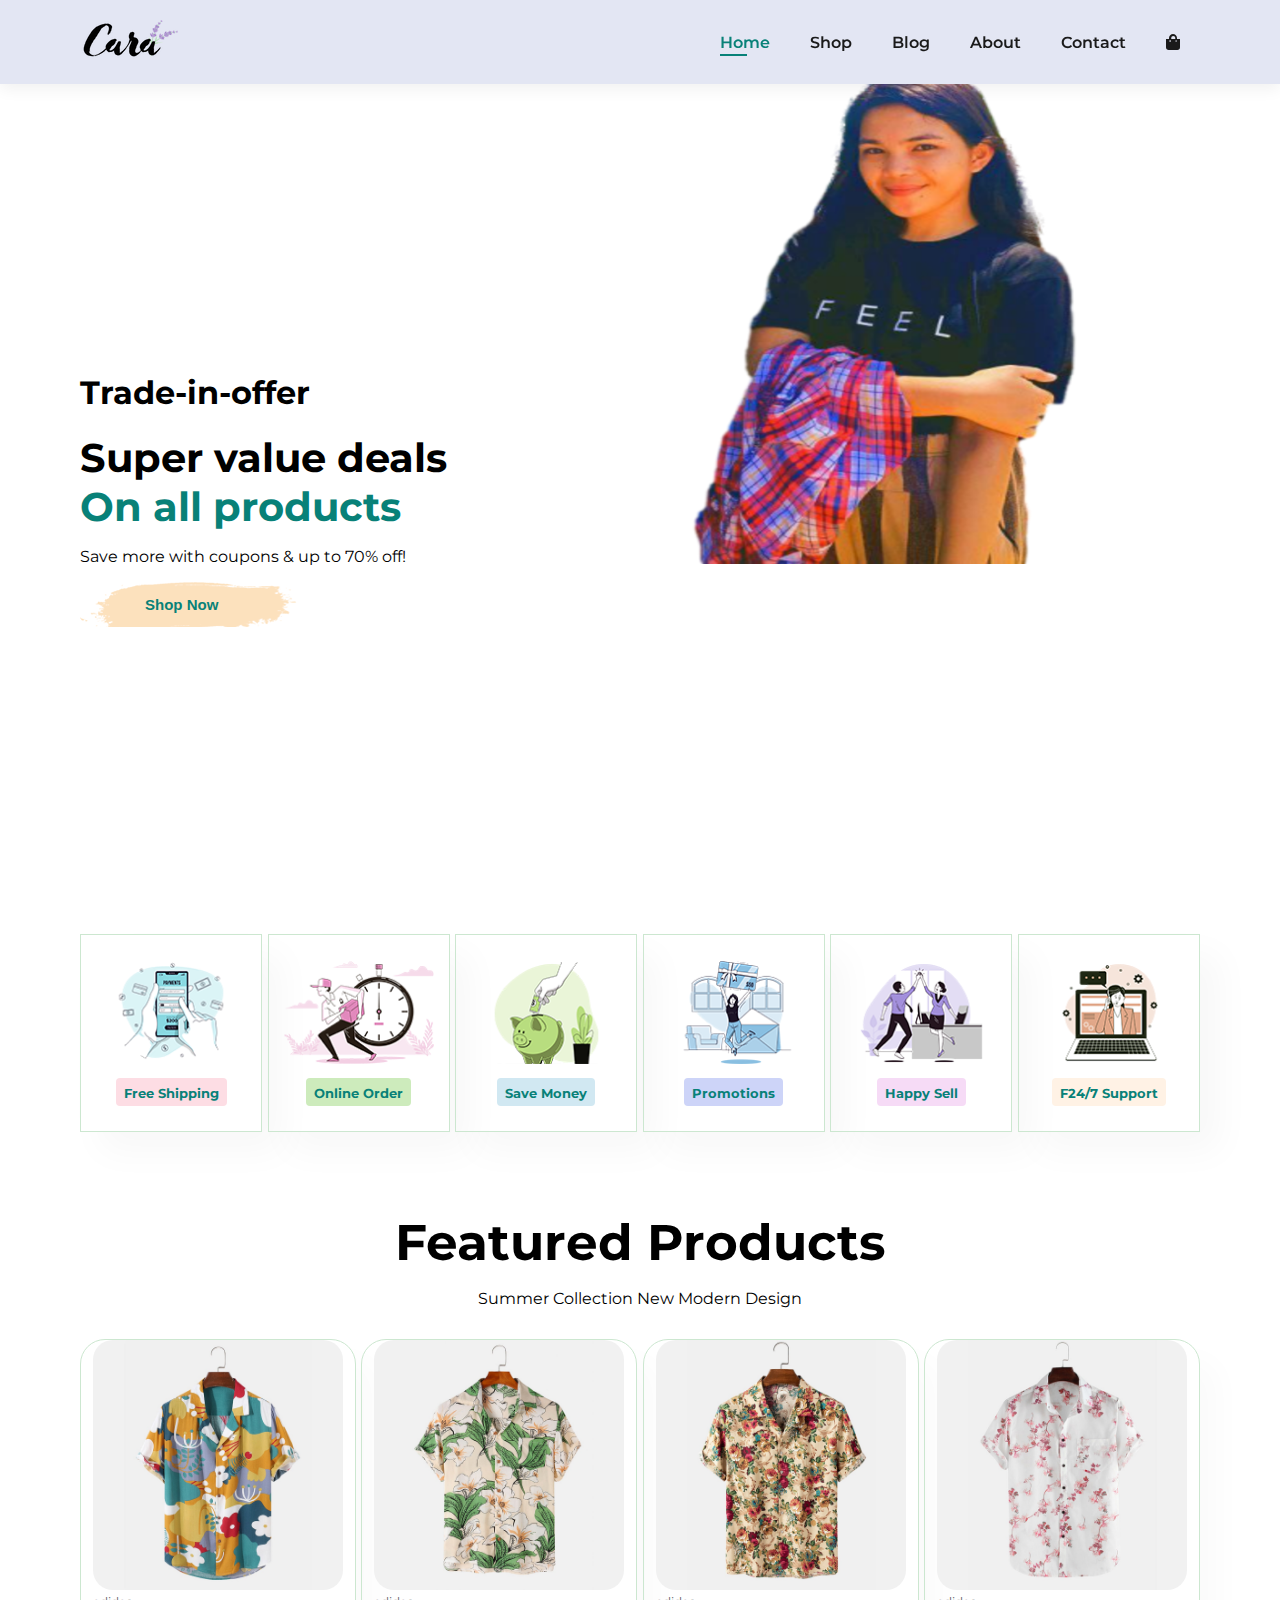
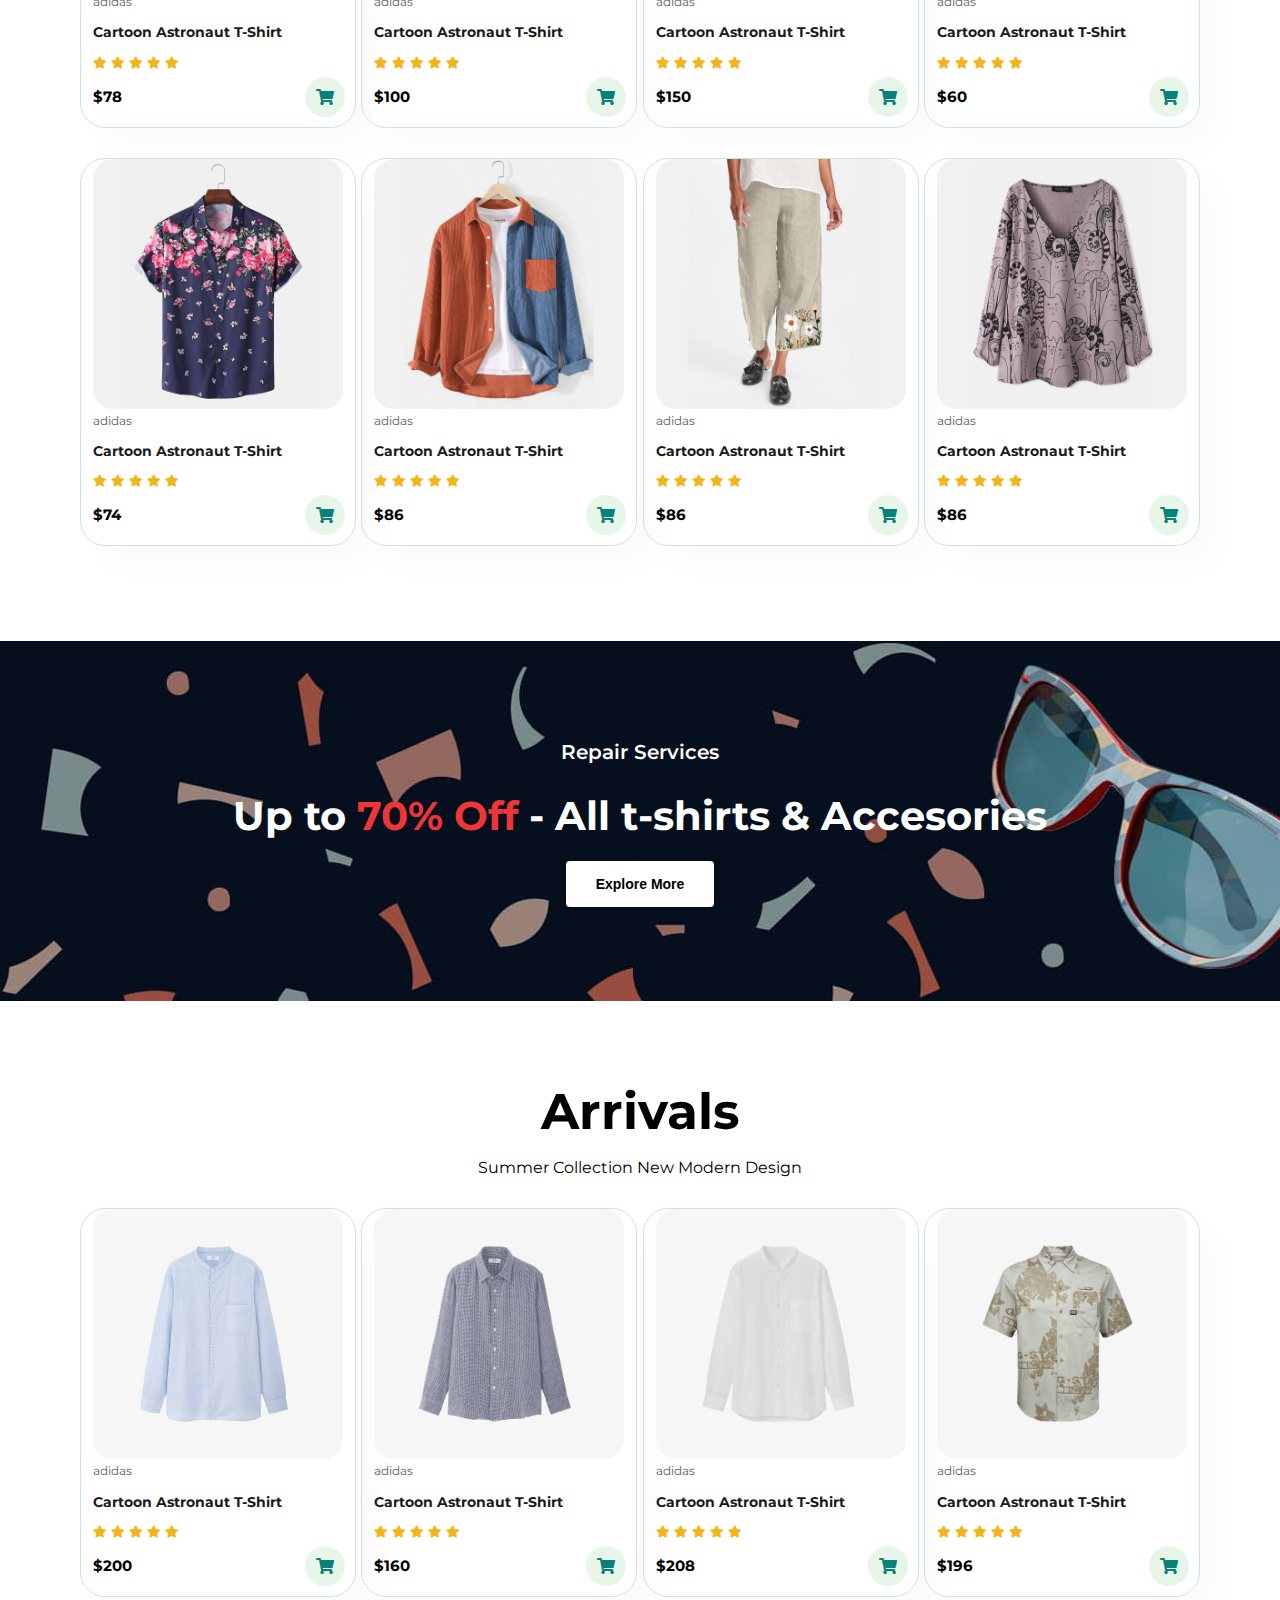
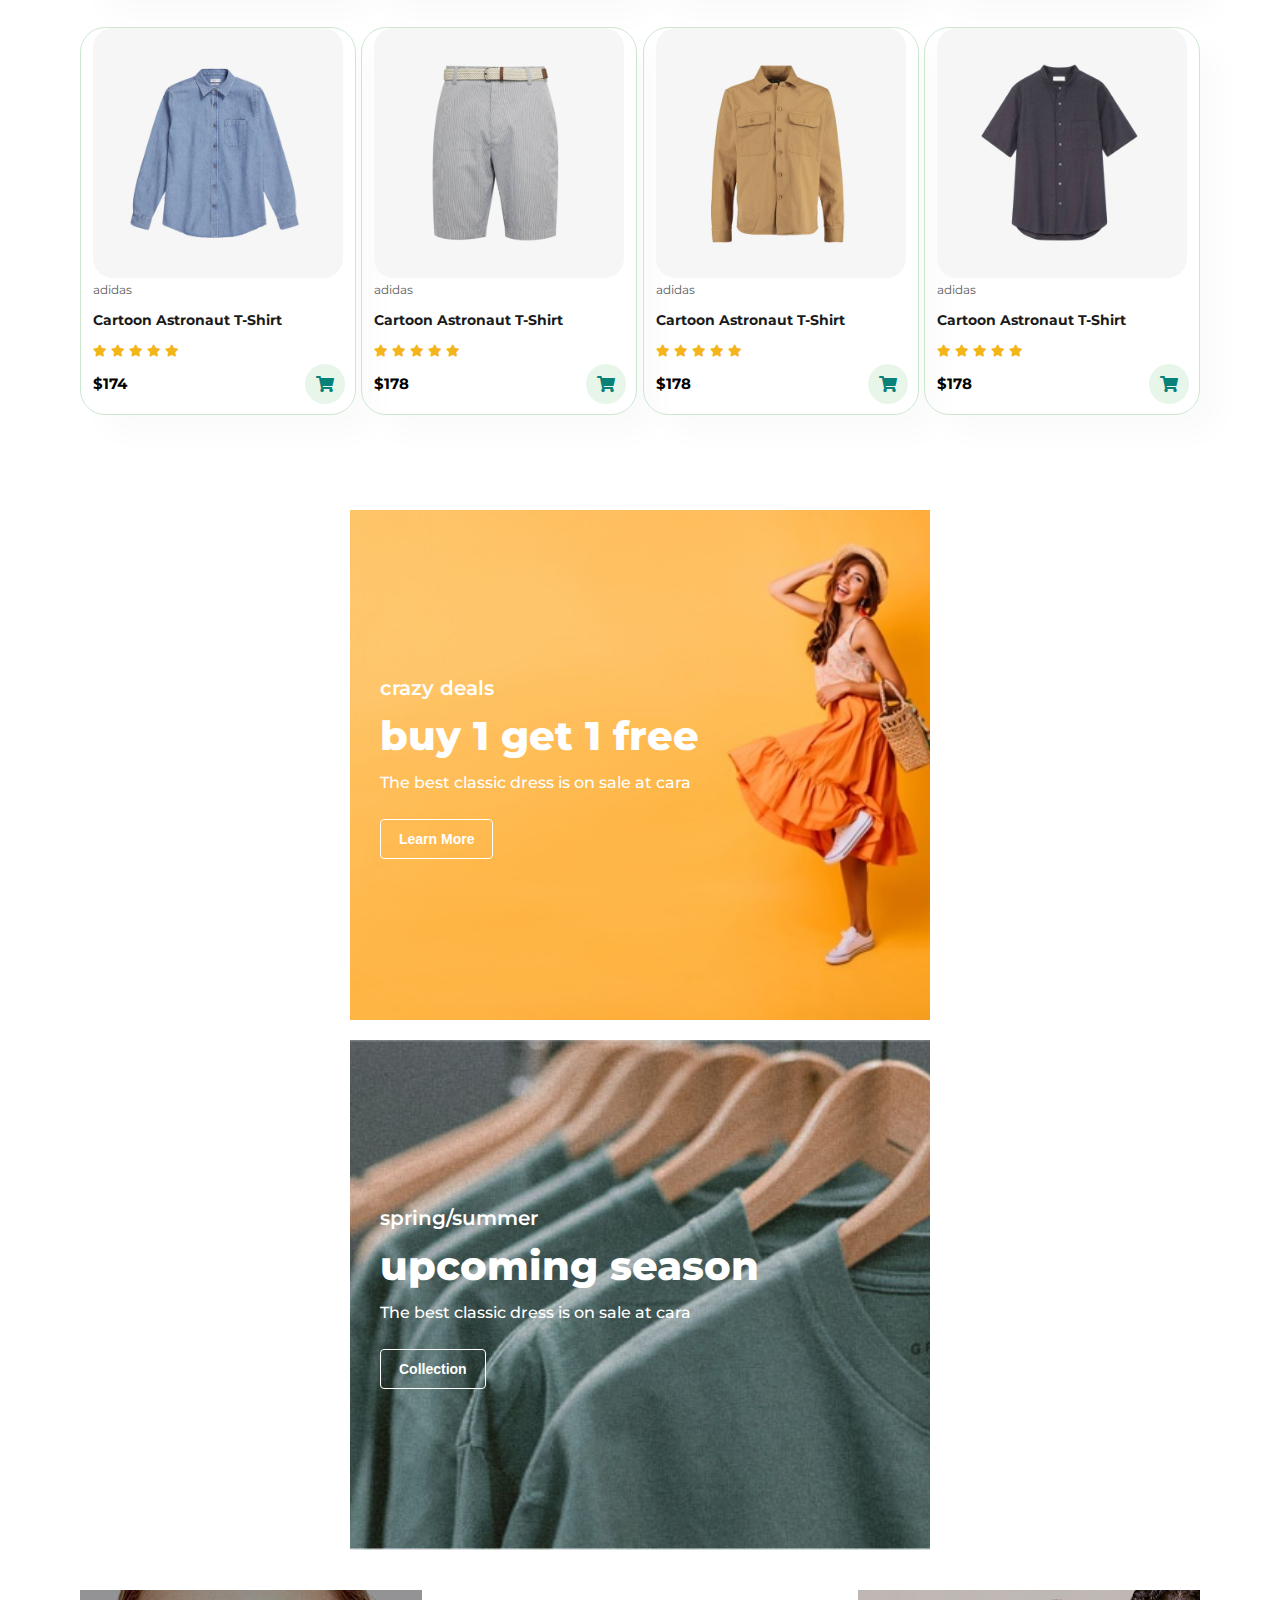
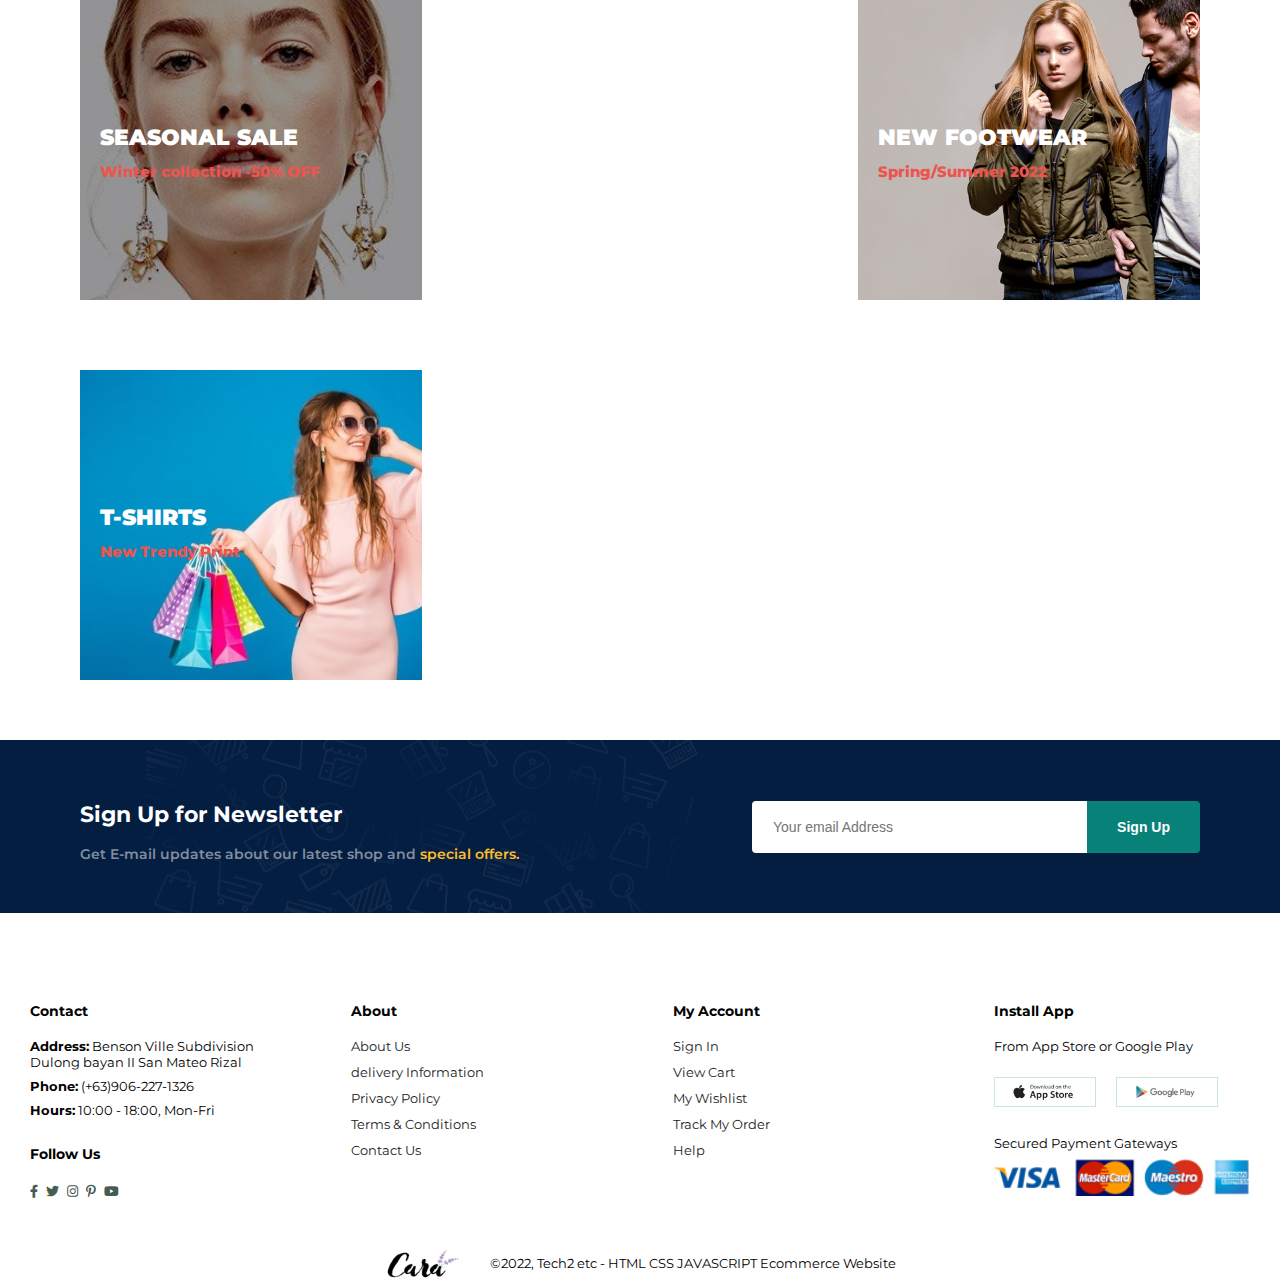
<file: index.html>
<!DOCTYPE html>
<html lang="en">
<head>
    <meta charset="UTF-8">
    <meta http-equiv="X-UA-Compatible" content="IE=edge">
    <meta name="viewport" content="width=device-width, initial-scale=1.0">
    <link rel="stylesheet" href="https://use.fontawesome.com/releases/v5.15.4/css/all.css" />
    <link rel="stylesheet" href="style.css">
    <title>Ecommerce</title>
</head>
<body>
 
<header>
    <a href="#"><img src="images/logo.png" class="logo" alt=""></a>
    <div>
        <navbar id="navbar">
            <li><a class="active" href="index.html">Home</a></li>
            <li><a href="shop.html">Shop</a></li>
            <li><a href="blog.html">Blog</a></li>
            <li><a href="about.html">About</a></li>
            <li><a href="contact.html">Contact</a></li>
            <li id="lg-bag"><a href="cart.html"><i class="fa fa-shopping-bag" aria-hidden="true"></i></a></li>
            <a href="#" id="close"><i class="fas fa-times"></i></a>
        </navbar>
    </div>
    <div id="mobile">
        <a href="cart.html"><i class="fa fa-shopping-bag" aria-hidden="true"></i></a>
        <i id="bar" class="fas fa-outdent"></i>
    </div>
</header>

<section id="hero" >
     <div class="img-hero">
        <img src="images/lalyn5.png" alt="">
     </div>
    <h1>Trade-in-offer</h1>
    <h2>Super value deals</h2>
    <h3>On all products</h3>
    <p>Save more with coupons & up to 70% off!</p>
    <button>Shop Now</button>
</section>

<section class="section-p1" id="feature">
    <div class="fe-box">
        <img src="images/features/f1.png" alt="image">
        <h5>Free Shipping</h5>
    </div>
    <div class="fe-box">
        <img src="images/features/f2.png" alt="image">
        <h5>Online Order</h5>
    </div>
    <div class="fe-box">
        <img src="images/features/f3.png" alt="image">
        <h5>Save Money</h5>
    </div>
    <div class="fe-box">
        <img src="images/features/f4.png" alt="image">
        <h5>Promotions</h5>
    </div>
    <div class="fe-box">
        <img src="images/features/f5.png" alt="image">
        <h5>Happy Sell</h5>
    </div>
    <div class="fe-box">
        <img src="images/features/f6.png" alt="image">
        <h5>F24/7 Support</h5>
    </div>
</section>

<section class="section-p1" id="product1" >
    <h2>Featured Products</h2>
    <p>Summer Collection New Modern Design</p>
    <div class="pro-container">
        <div class="pro">
            <img src="images/products/f1.jpg" alt="image">
            <div class="des">
                <span>adidas</span>
                <h5>Cartoon Astronaut T-Shirt</h5>
                <div class="star">
                    <i class="fas fa-star"></i>
                    <i class="fas fa-star"></i>
                    <i class="fas fa-star"></i>
                    <i class="fas fa-star"></i>
                    <i class="fas fa-star"></i>
                </div>
                <div>
                    <h4>$78</h4>
                </div>
                <a href="#" class="fas fa-shopping-cart"></a>
            </div>
        </div>
        <div class="pro">
            <img src="images/products/f2.jpg" alt="image">
            <div class="des">
                <span>adidas</span>
                <h5>Cartoon Astronaut T-Shirt</h5>
                <div class="star">
                    <i class="fas fa-star"></i>
                    <i class="fas fa-star"></i>
                    <i class="fas fa-star"></i>
                    <i class="fas fa-star"></i>
                    <i class="fas fa-star"></i>
                </div>
                <div>
                    <h4>$100</h4>
                </div>
                <a href="#" class="fas fa-shopping-cart"></a>
            </div>
        </div>
        <div class="pro">
            <img src="images/products/f3.jpg" alt="image">
            <div class="des">
                <span>adidas</span>
                <h5>Cartoon Astronaut T-Shirt</h5>
                <div class="star">
                    <i class="fas fa-star"></i>
                    <i class="fas fa-star"></i>
                    <i class="fas fa-star"></i>
                    <i class="fas fa-star"></i>
                    <i class="fas fa-star"></i>
                </div>
                <div>
                    <h4>$150</h4>
                </div>
                <a href="#" class="fas fa-shopping-cart"></a>
            </div>
        </div>
        <div class="pro">
            <img src="images/products/f4.jpg" alt="image">
            <div class="des">
                <span>adidas</span>
                <h5>Cartoon Astronaut T-Shirt</h5>
                <div class="star">
                    <i class="fas fa-star"></i>
                    <i class="fas fa-star"></i>
                    <i class="fas fa-star"></i>
                    <i class="fas fa-star"></i>
                    <i class="fas fa-star"></i>
                </div>
                <div>
                    <h4>$60</h4>
                </div>
                <a href="#" class="fas fa-shopping-cart"></a>
            </div>
        </div>
        <div class="pro">
            <img src="images/products/f5.jpg" alt="image">
            <div class="des">
                <span>adidas</span>
                <h5>Cartoon Astronaut T-Shirt</h5>
                <div class="star">
                    <i class="fas fa-star"></i>
                    <i class="fas fa-star"></i>
                    <i class="fas fa-star"></i>
                    <i class="fas fa-star"></i>
                    <i class="fas fa-star"></i>
                </div>
                <div>
                    <h4>$74</h4>
                </div>
                <a href="#" class="fas fa-shopping-cart"></a>
            </div>
        </div>
        <div class="pro">
            <img src="images/products/f6.jpg" alt="image">
            <div class="des">
                <span>adidas</span>
                <h5>Cartoon Astronaut T-Shirt</h5>
                <div class="star">
                    <i class="fas fa-star"></i>
                    <i class="fas fa-star"></i>
                    <i class="fas fa-star"></i>
                    <i class="fas fa-star"></i>
                    <i class="fas fa-star"></i>
                </div>
                <div>
                    <h4>$86</h4>
                </div>
                <a href="#" class="fas fa-shopping-cart"></a>
            </div>
        </div>
        <div class="pro">
            <img src="images/products/f7.jpg" alt="image">
            <div class="des">
                <span>adidas</span>
                <h5>Cartoon Astronaut T-Shirt</h5>
                <div class="star">
                    <i class="fas fa-star"></i>
                    <i class="fas fa-star"></i>
                    <i class="fas fa-star"></i>
                    <i class="fas fa-star"></i>
                    <i class="fas fa-star"></i>
                </div>
                <div>
                    <h4>$86</h4>
                </div>
                <a href="#" class="fas fa-shopping-cart"></a>
            </div>
        </div>
        <div class="pro">
            <img src="images/products/f8.jpg" alt="image">
            <div class="des">
                <span>adidas</span>
                <h5>Cartoon Astronaut T-Shirt</h5>
                <div class="star">
                    <i class="fas fa-star"></i>
                    <i class="fas fa-star"></i>
                    <i class="fas fa-star"></i>
                    <i class="fas fa-star"></i>
                    <i class="fas fa-star"></i>
                </div>
                <div>
                    <h4>$86</h4>
                </div>
                <a href="#" class="fas fa-shopping-cart"></a>
            </div>
        </div>
    </div>
</section>

<section id="banner" class="section-m1">
    <h2>Repair Services</h2>
    <p>Up to <span>70% Off</span> - All t-shirts & Accesories</p>
    <button class="normal">Explore More</button>
</section>

<section class="section-p1" id="product1" >
    <h2>Arrivals</h2>
    <p>Summer Collection New Modern Design</p>
    <div class="pro-container">
        <div class="pro">
            <img src="images/products/n1.jpg" alt="image">
            <div class="des">
                <span>adidas</span>
                <h5>Cartoon Astronaut T-Shirt</h5>
                <div class="star">
                    <i class="fas fa-star"></i>
                    <i class="fas fa-star"></i>
                    <i class="fas fa-star"></i>
                    <i class="fas fa-star"></i>
                    <i class="fas fa-star"></i>
                </div>
                <div>
                    <h4>$200</h4>
                </div>
                <a href="#" class="fas fa-shopping-cart"></a>
            </div>
        </div>
        <div class="pro">
            <img src="images/products/n2.jpg" alt="image">
            <div class="des">
                <span>adidas</span>
                <h5>Cartoon Astronaut T-Shirt</h5>
                <div class="star">
                    <i class="fas fa-star"></i>
                    <i class="fas fa-star"></i>
                    <i class="fas fa-star"></i>
                    <i class="fas fa-star"></i>
                    <i class="fas fa-star"></i>
                </div>
                <div>
                    <h4>$160</h4>
                </div>
                <a href="#" class="fas fa-shopping-cart"></a>
            </div>
        </div>
        <div class="pro">
            <img src="images/products/n3.jpg" alt="image">
            <div class="des">
                <span>adidas</span>
                <h5>Cartoon Astronaut T-Shirt</h5>
                <div class="star">
                    <i class="fas fa-star"></i>
                    <i class="fas fa-star"></i>
                    <i class="fas fa-star"></i>
                    <i class="fas fa-star"></i>
                    <i class="fas fa-star"></i>
                </div>
                <div>
                    <h4>$208</h4>
                </div>
                <a href="#" class="fas fa-shopping-cart"></a>
            </div>
        </div>
        <div class="pro">
            <img src="images/products/n4.jpg" alt="image">
            <div class="des">
                <span>adidas</span>
                <h5>Cartoon Astronaut T-Shirt</h5>
                <div class="star">
                    <i class="fas fa-star"></i>
                    <i class="fas fa-star"></i>
                    <i class="fas fa-star"></i>
                    <i class="fas fa-star"></i>
                    <i class="fas fa-star"></i>
                </div>
                <div>
                    <h4>$196</h4>
                </div>
                <a href="#" class="fas fa-shopping-cart"></a>
            </div>
        </div>
        <div class="pro">
            <img src="images/products/n5.jpg" alt="image">
            <div class="des">
                <span>adidas</span>
                <h5>Cartoon Astronaut T-Shirt</h5>
                <div class="star">
                    <i class="fas fa-star"></i>
                    <i class="fas fa-star"></i>
                    <i class="fas fa-star"></i>
                    <i class="fas fa-star"></i>
                    <i class="fas fa-star"></i>
                </div>
                <div>
                    <h4>$174</h4>
                </div>
                <a href="#" class="fas fa-shopping-cart"></a>
            </div>
        </div>
        <div class="pro">
            <img src="images/products/n6.jpg" alt="image">
            <div class="des">
                <span>adidas</span>
                <h5>Cartoon Astronaut T-Shirt</h5>
                <div class="star">
                    <i class="fas fa-star"></i>
                    <i class="fas fa-star"></i>
                    <i class="fas fa-star"></i>
                    <i class="fas fa-star"></i>
                    <i class="fas fa-star"></i>
                </div>
                <div>
                    <h4>$178</h4>
                </div>
                <a href="#" class="fas fa-shopping-cart"></a>
            </div>
        </div>
        <div class="pro">
            <img src="images/products/n7.jpg" alt="image">
            <div class="des">
                <span>adidas</span>
                <h5>Cartoon Astronaut T-Shirt</h5>
                <div class="star">
                    <i class="fas fa-star"></i>
                    <i class="fas fa-star"></i>
                    <i class="fas fa-star"></i>
                    <i class="fas fa-star"></i>
                    <i class="fas fa-star"></i>
                </div>
                <div>
                    <h4>$178</h4>
                </div>
                <a href="#" class="fas fa-shopping-cart"></a>
            </div>
        </div>
        <div class="pro">
            <img src="images/products/n8.jpg" alt="image">
            <div class="des">
                <span>adidas</span>
                <h5>Cartoon Astronaut T-Shirt</h5>
                <div class="star">
                    <i class="fas fa-star"></i>
                    <i class="fas fa-star"></i>
                    <i class="fas fa-star"></i>
                    <i class="fas fa-star"></i>
                    <i class="fas fa-star"></i>
                </div>
                <div>
                    <h4>$178</h4>
                </div>
                <a href="#" class="fas fa-shopping-cart"></a>
            </div>
        </div>
    </div>
</section>

<section id="sm-banner" class="section-p1">
    <div class="banner-box">
        <h2>crazy deals</h2>
        <h4>buy 1 get 1 free</h4>
        <p>The best classic dress is on sale at cara</p>
        <button class="outline">Learn More</button>
    </div>
    <div class="banner-box banner-box2">
        <h2>spring/summer</h2>
        <h4>upcoming season</h4>
        <p>The best classic dress is on sale at cara</p>
        <button class="outline">Collection</button>
    </div>
</section>

<section id="banner3">
    <div class="banner-box">
        <h2>SEASONAL SALE</h2>
        <h3>Winter collection -50% OFF</h3>
    </div>
    <div class="banner-box banner-box2">
        <h2>NEW FOOTWEAR</h2>
        <h3>Spring/Summer 2022</h3>
    </div>
    <div class="banner-box banner-box3">
        <h2>T-SHIRTS</h2>
        <h3>New Trendy Print</h3>
    </div>
</section>

<section id="newsletter" class="section-p1 section-m1">
    <div class="newstext">
        <h4>Sign Up for Newsletter</h4>
        <p>Get E-mail updates about our latest shop and <span>special offers.</span></p>
    </div>
    <div class="form">
        <input type="text" placeholder="Your email Address" >
        <button class="normal">Sign Up</button>
    </div>
</section>

<footer>
    <div class="col">   
        <h4>Contact</h4>
        <p><strong>Address:</strong> Benson Ville Subdivision </br> Dulong bayan II San Mateo Rizal</p>
        <p><strong>Phone:</strong> (+63)906-227-1326</p>
        <p><strong>Hours:</strong> 10:00 - 18:00, Mon-Fri</p>
        <div class="follow">
            <h4>Follow Us</h4>
            <div class="icon">
                <a href="https://www.facebook.com/dexter.sigue" target="_blank"><i class="fab fa-facebook-f"></i></a>
                <a href="https://twitter.com/" target="_blank"><i class="fab fa-twitter" ></i></a>
                <a href="https://www.instagram.com/" target="_blank"><i class="fab fa-instagram" ></i></a>
                <a href="https://www.pinterest.ph/" target="_blank"><i class="fab fa-pinterest-p" ></i></a>
                <a href="https://www.youtube.com/" target="_blank"><i class="fab fa-youtube" ></i></a>
            </div>
        </div>
    </div>
    <div class="col">
        <h4>About</h4>
        <a href="#">About Us</a>
        <a href="#">delivery Information</a>
        <a href="#">Privacy Policy</a>
        <a href="#">Terms & Conditions</a>
        <a href="#">Contact Us</a>
    </div>
    <div class="col">
        <h4>My Account</h4>
        <a href="#">Sign In</a>
        <a href="#">View Cart</a>
        <a href="#">My Wishlist</a>
        <a href="#">Track My Order</a>
        <a href="#">Help</a>
    </div>
    <div class="col">
        <h4>Install App</h4>
        <p>From App Store or Google Play</p>
        <div class="row">
            <a href="https://www.apple.com/ph/app-store/" target="_blank"><img src="images/pay/app.jpg" alt="image app"></a>
            <a href="https://play.google.com/store/games" target="_blank"><img src="images/pay/play.jpg" alt="image app"></a>
        </div>
        <p>Secured Payment Gateways</p>
        <img src="images/pay/pay.png" alt="image pay">
    </div>
    <div class="copyright">
        <div>
            <img class="logo" src="images/logo.png" alt="logo image">
        </div>
        <div>
            <p>&copy;2022, Tech2 etc - HTML CSS JAVASCRIPT Ecommerce Website</p>
        </div>
    </div>
</footer>


<script src="script.js"></script>
</body>
</html>
</file>
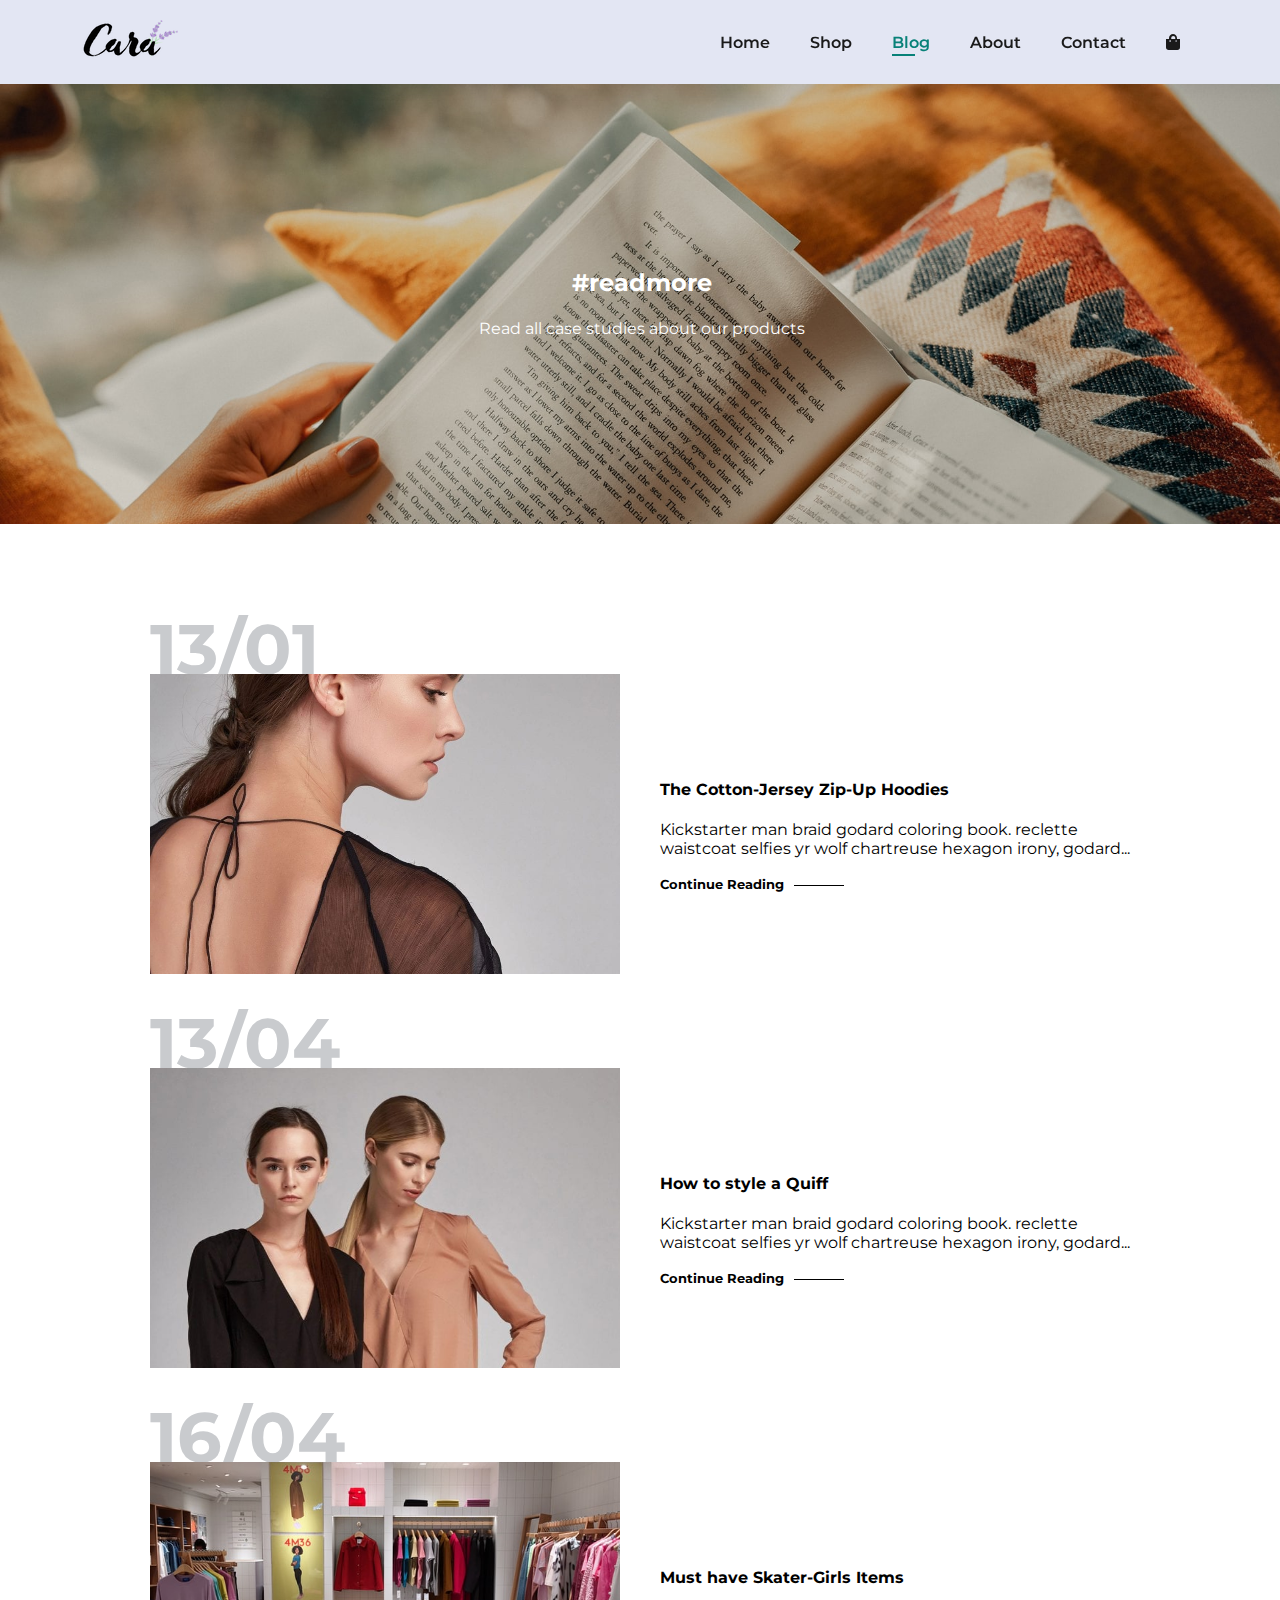
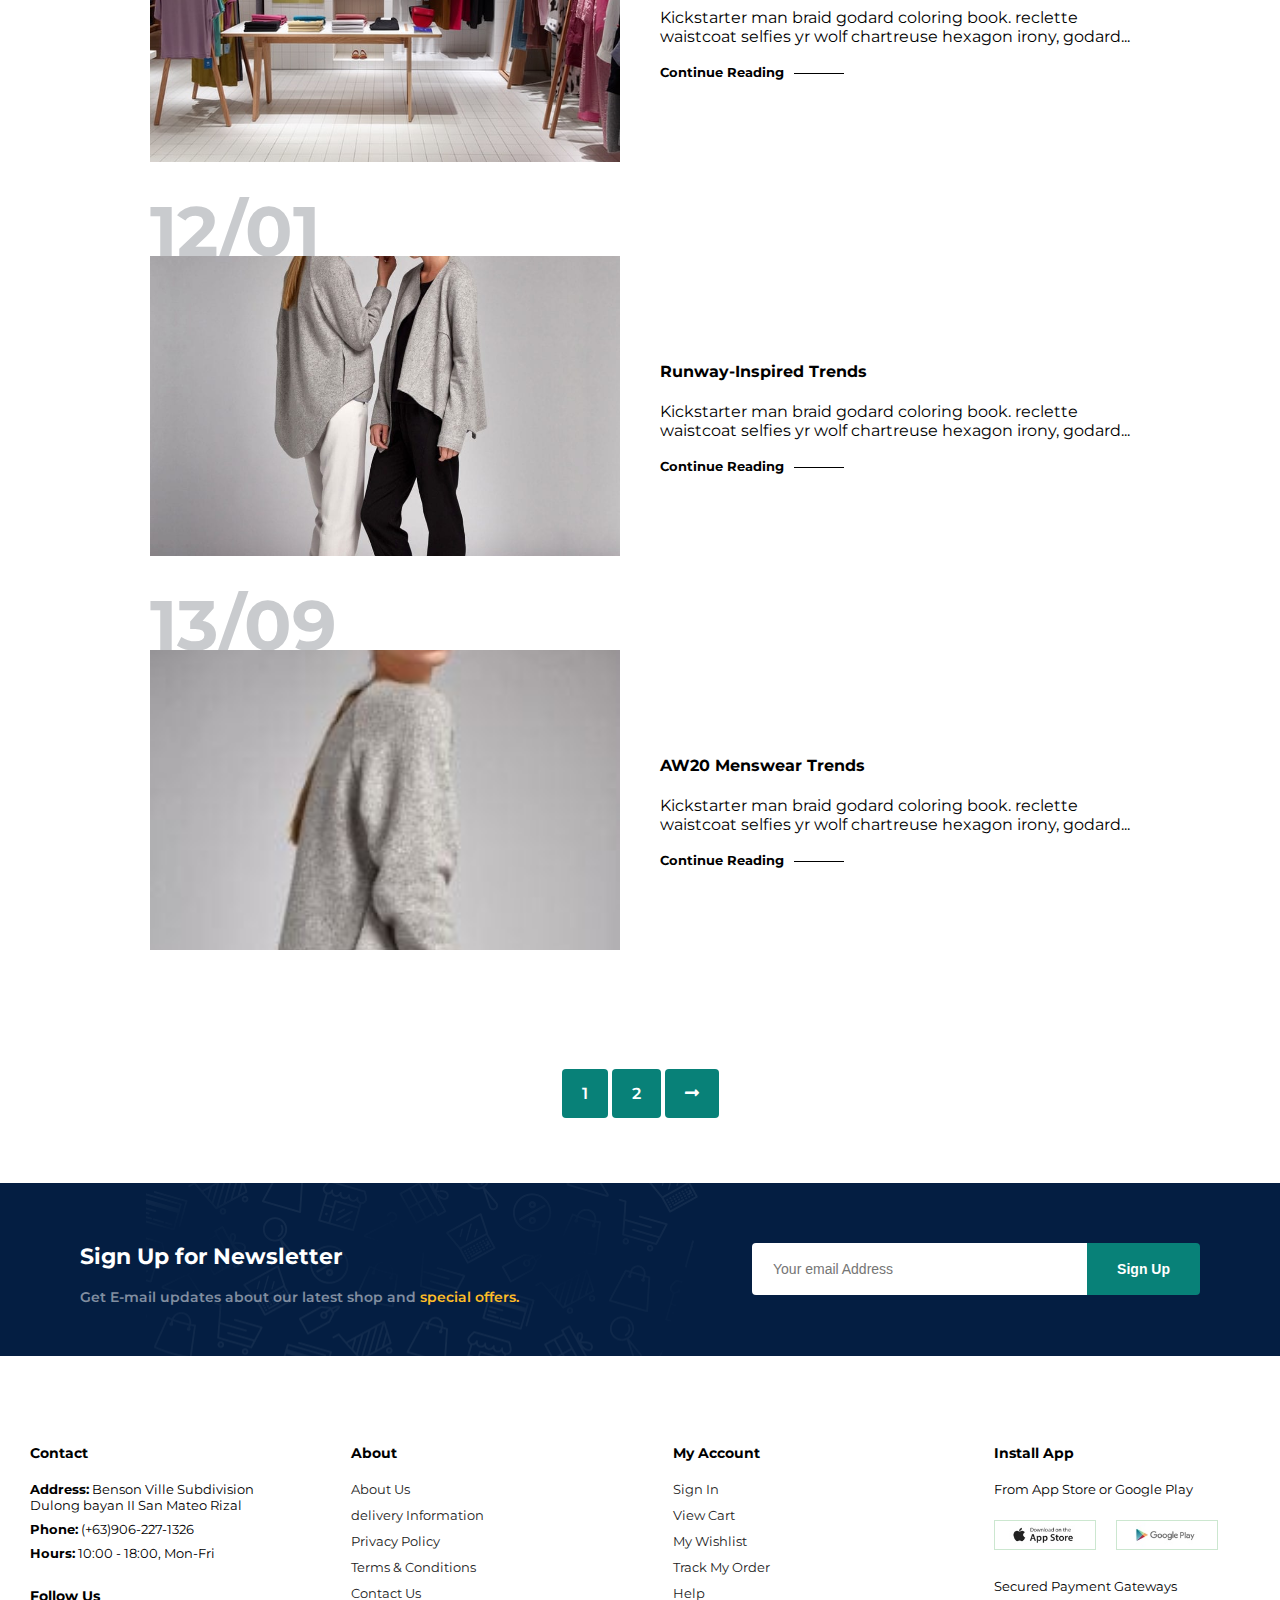
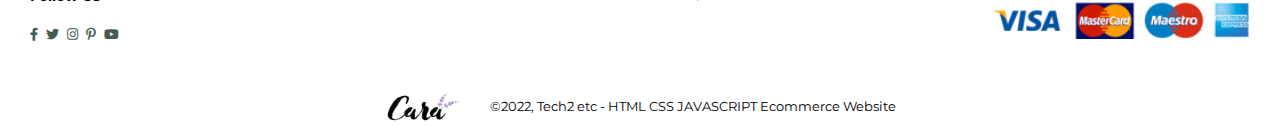
<file: blog.html>
<!DOCTYPE html>
<html lang="en">
<head>
    <meta charset="UTF-8">
    <meta http-equiv="X-UA-Compatible" content="IE=edge">
    <meta name="viewport" content="width=device-width, initial-scale=1.0">
    <link rel="stylesheet" href="https://use.fontawesome.com/releases/v5.15.4/css/all.css" />
    <link rel="stylesheet" href="style.css">
    <title>Blog</title>
</head>
<body>
 
<header>
    <a href="#"><img src="images/logo.png" class="logo" alt=""></a>
    <div>
        <navbar id="navbar">
            <li><a href="index.html">Home</a></li>
            <li><a href="shop.html">Shop</a></li>
            <li><a class="active"  href="blog.html">Blog</a></li>
            <li><a href="about.html">About</a></li>
            <li><a href="contact.html">Contact</a></li>
            <li id="lg-bag"><a href="cart.html"><i class="fa fa-shopping-bag" aria-hidden="true"></i></a></li>
            <a href="#" id="close"><i class="fas fa-times"></i></a>
        </navbar>
    </div>
    <div id="mobile">
        <a href="cart.html"><i class="fa fa-shopping-bag" aria-hidden="true"></i></a>
        <i id="bar" class="fas fa-outdent"></i>
    </div>
</header>

<section id="page-header" class="blog-header">
    <h2>#readmore</h2>
    <p>Read all case studies about our products</p>
</section>

<section id="blog">
    <div class="blog-box">
        <div class="blog-image">
            <img src="images/blog/b1.jpg" alt="blog image">
        </div>
        <div class="blog-details">
            <h4>The Cotton-Jersey Zip-Up Hoodies</h4>
            <p>Kickstarter man braid godard coloring book. reclette waistcoat
                selfies yr wolf chartreuse hexagon irony, godard...
            </p>
            <a href="#">Continue Reading</a>
        </div>
        <h1>13/01</h1>
    </div>
    <div class="blog-box">
        <div class="blog-image">
            <img src="images/blog/b2.jpg" alt="blog image">
        </div>
        <div class="blog-details">
            <h4>How to style a Quiff</h4>
            <p>Kickstarter man braid godard coloring book. reclette waistcoat
                selfies yr wolf chartreuse hexagon irony, godard...
            </p>
            <a href="#">Continue Reading</a>
        </div>
        <h1>13/04</h1>
    </div>
    <div class="blog-box">
        <div class="blog-image">
            <img src="images/blog/b3.jpg" alt="blog image">
        </div>
        <div class="blog-details">
            <h4>Must have Skater-Girls Items</h4>
            <p>Kickstarter man braid godard coloring book. reclette waistcoat
                selfies yr wolf chartreuse hexagon irony, godard...
            </p>
            <a href="#">Continue Reading</a>
        </div>
        <h1>16/04</h1>
    </div>
    <div class="blog-box">
        <div class="blog-image">
            <img src="images/blog/b4.jpg" alt="blog image">
        </div>
        <div class="blog-details">
            <h4>Runway-Inspired Trends</h4>
            <p>Kickstarter man braid godard coloring book. reclette waistcoat
                selfies yr wolf chartreuse hexagon irony, godard...
            </p>
            <a href="#">Continue Reading</a>
        </div>
        <h1>12/01</h1>
    </div>
    <div class="blog-box">
        <div class="blog-image">
            <img src="images/blog/b5.jpg" alt="blog image">
        </div>
        <div class="blog-details">
            <h4>AW20 Menswear Trends</h4>
            <p>Kickstarter man braid godard coloring book. reclette waistcoat
                selfies yr wolf chartreuse hexagon irony, godard...
            </p>
            <a href="#">Continue Reading</a>
        </div>
        <h1>13/09</h1>
    </div>
</section>

<section id="pagination" class="section-p1">
    <a href="#">1</a>
    <a href="#">2</a>
    <a href="#">
        <i class="fas fa-long-arrow-alt-right"></i>
    </a>
</section>

<section id="newsletter" class="section-p1 section-m1">
    <div class="newstext">
        <h4>Sign Up for Newsletter</h4>
        <p>Get E-mail updates about our latest shop and <span>special offers.</span></p>
    </div>
    <div class="form">
        <input type="text" placeholder="Your email Address" >
        <button class="normal">Sign Up</button>
    </div>
</section>

<footer>
    <div class="col">   
        <h4>Contact</h4>
        <p><strong>Address:</strong> Benson Ville Subdivision </br> Dulong bayan II San Mateo Rizal</p>
        <p><strong>Phone:</strong> (+63)906-227-1326</p>
        <p><strong>Hours:</strong> 10:00 - 18:00, Mon-Fri</p>
        <div class="follow">
            <h4>Follow Us</h4>
            <div class="icon">
                <a href="https://www.facebook.com/dexter.sigue" target="_blank"><i class="fab fa-facebook-f"></i></a>
                <a href="https://twitter.com/" target="_blank"><i class="fab fa-twitter" ></i></a>
                <a href="https://www.instagram.com/" target="_blank"><i class="fab fa-instagram" ></i></a>
                <a href="https://www.pinterest.ph/" target="_blank"><i class="fab fa-pinterest-p" ></i></a>
                <a href="https://www.youtube.com/" target="_blank"><i class="fab fa-youtube" ></i></a>
            </div>
        </div>
    </div>
    <div class="col">
        <h4>About</h4>
        <a href="#">About Us</a>
        <a href="#">delivery Information</a>
        <a href="#">Privacy Policy</a>
        <a href="#">Terms & Conditions</a>
        <a href="#">Contact Us</a>
    </div>
    <div class="col">
        <h4>My Account</h4>
        <a href="#">Sign In</a>
        <a href="#">View Cart</a>
        <a href="#">My Wishlist</a>
        <a href="#">Track My Order</a>
        <a href="#">Help</a>
    </div>
    <div class="col">
        <h4>Install App</h4>
        <p>From App Store or Google Play</p>
        <div class="row">
            <a href="https://www.apple.com/ph/app-store/" target="_blank"><img src="images/pay/app.jpg" alt="image app"></a>
            <a href="https://play.google.com/store/games" target="_blank"><img src="images/pay/play.jpg" alt="image app"></a>
        </div>
        <p>Secured Payment Gateways</p>
        <img src="images/pay/pay.png" alt="image pay">
    </div>
    <div class="copyright">
        <div>
            <img class="logo" src="images/logo.png" alt="logo image">
        </div>
        <div>
            <p>&copy;2022, Tech2 etc - HTML CSS JAVASCRIPT Ecommerce Website</p>
        </div>
    </div>
</footer>


<script src="script.js"></script>
</body>
</html>
</file>
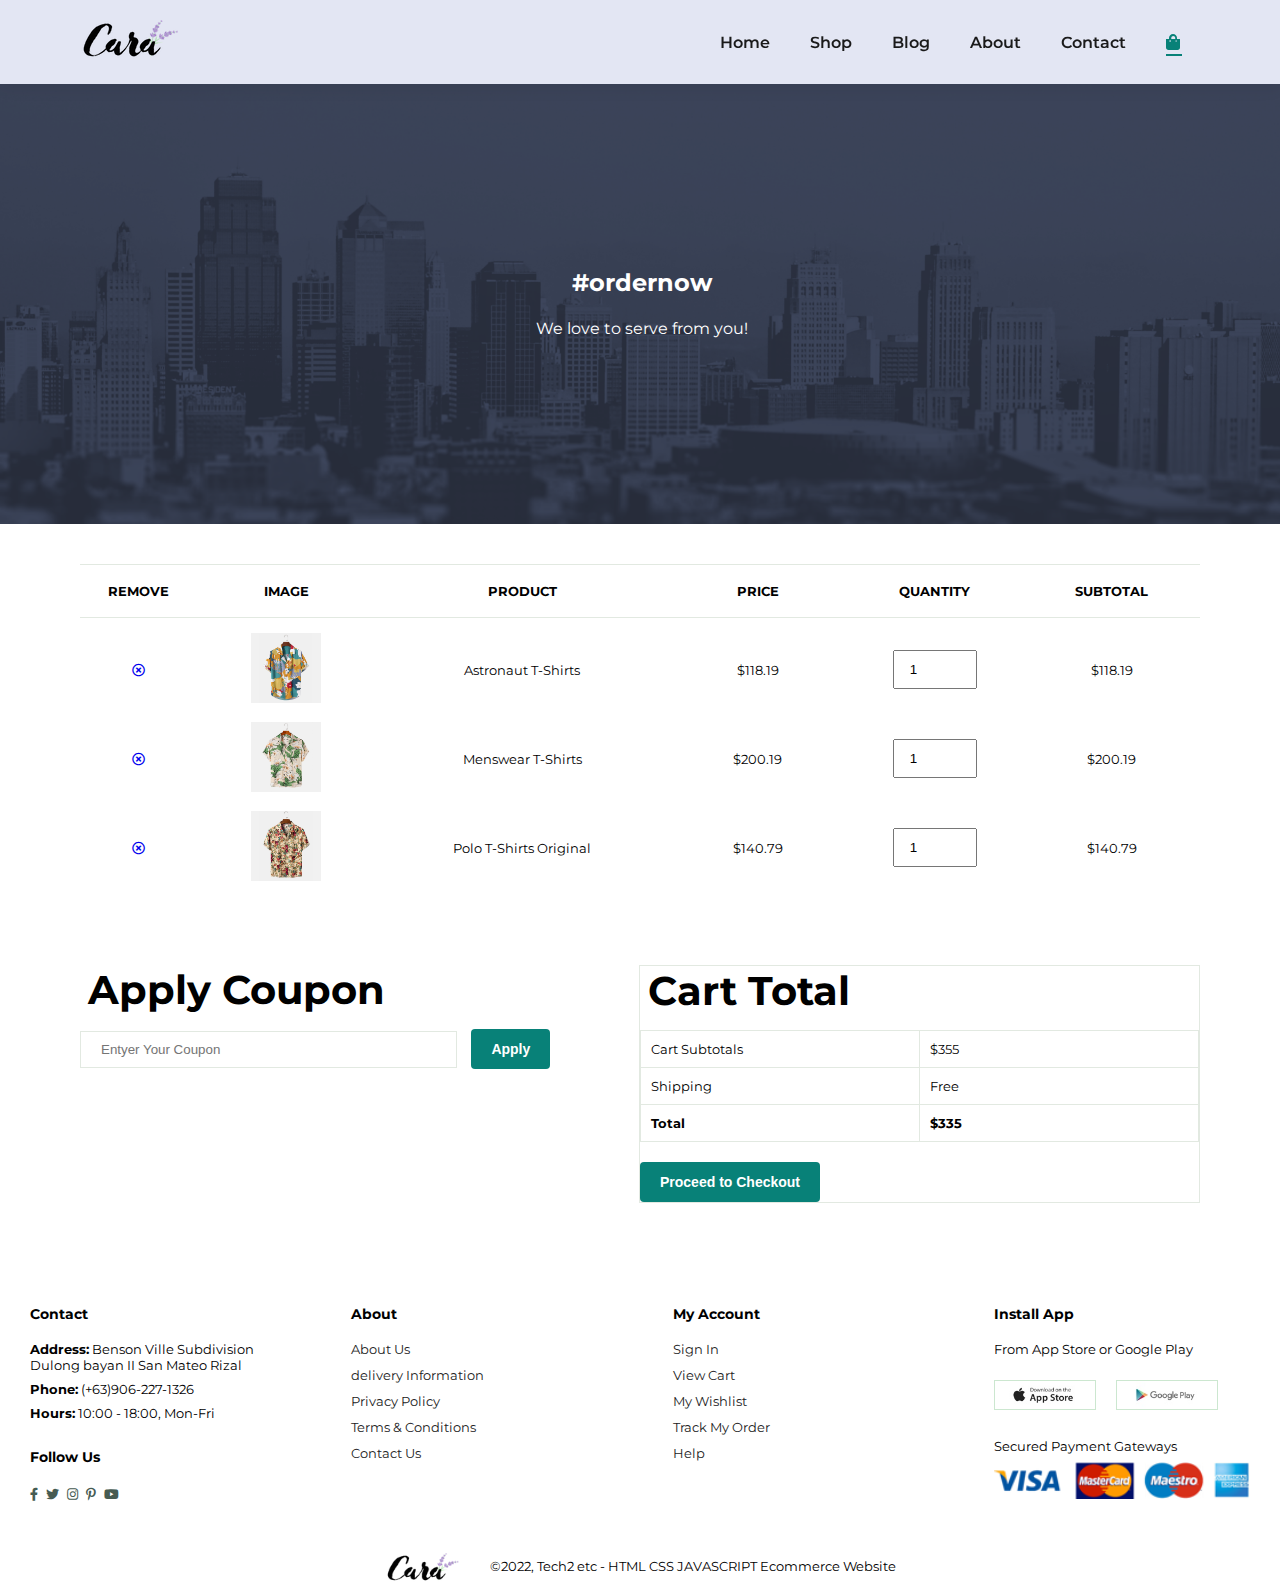
<file: cart.html>
<!DOCTYPE html>
<html lang="en">
<head>
    <meta charset="UTF-8">
    <meta http-equiv="X-UA-Compatible" content="IE=edge">
    <meta name="viewport" content="width=device-width, initial-scale=1.0">
    <link rel="stylesheet" href="https://use.fontawesome.com/releases/v5.15.4/css/all.css" />
    <link rel="stylesheet" href="style.css">
    <title>Cart</title>
</head>
<body>
 
<header>
    <a href="#"><img src="images/logo.png" class="logo" alt=""></a>
    <div>
        <navbar id="navbar">
            <li><a href="index.html">Home</a></li>
            <li><a href="shop.html">Shop</a></li>
            <li><a href="blog.html">Blog</a></li>
            <li><a href="about.html">About</a></li>
            <li><a href="contact.html">Contact</a></li>
            <li id="lg-bag"><a class="active" href="cart.html"><i class="fa fa-shopping-bag" aria-hidden="true"></i></a></li>
            <a href="#" id="close"><i class="fas fa-times"></i></a>
        </navbar>
    </div>
    <div id="mobile">
        <a href="cart.html"><i class="fa fa-shopping-bag" aria-hidden="true"></i></a>
        <i id="bar" class="fas fa-outdent"></i>
    </div>
</header>

<section id="page-header" class="about-header">
    <h2>#ordernow</h2>
    <p>We love to serve from you!</p>
</section>

<section id="cart" class="section-p1">
    <table width="100%">
        <thead>
            <tr>
                <td>Remove</td>
                <td>Image</td>
                <td>Product</td>
                <td>Price</td>
                <td>Quantity</td>
                <td>Subtotal</td>
            </tr>
        </thead>
        <tbody>
            <tr>
                <td>
                    <a href="#">
                    <i class="far fa-times-circle"></i>
                    </a>
                </td>
                <td><img src="images/products/f1.jpg"></td>
                <td>Astronaut T-Shirts</td>
                <td>$118.19</td>
                <td>
                    <input type="number" value="1">
                </td>
                <td>$118.19</td>
            </tr>
            <tr>
                <td>
                    <a href="#">
                    <i class="far fa-times-circle"></i>
                    </a>
                </td>
                <td><img src="images/products/f2.jpg"></td>
                <td>Menswear T-Shirts</td>
                <td>$200.19</td>
                <td>
                    <input type="number" value="1">
                </td>
                <td>$200.19</td>
            </tr>
            <tr>
                <td>
                    <a href="#">
                    <i class="far fa-times-circle"></i>
                    </a>
                </td>
                <td><img src="images/products/f3.jpg"></td>
                <td>Polo T-Shirts Original</td>
                <td>$140.79</td>
                <td>
                    <input type="number" value="1">
                </td>
                <td>$140.79</td>
            </tr>
        </tbody>
    </table>
</section>

<section id="cart-add" class="section-p1">
    <div id="coupon">
        <h3>Apply Coupon</h3>
        <div>
            <input type="text" placeholder="Entyer Your Coupon">
            <button class="normal">Apply</button>
        </div>
    </div>
    <div id="subtotal">
        <h3>Cart Total</h3>
        <table>
            <tr>
                <td>Cart Subtotals</td>
                <td>$355</td>
            </tr>
            <tr>
                <td>Shipping</td>
                <td>Free</td>
            </tr>
            <tr>
                <td><strong>Total</strong></td>
                <td><strong>$335</strong></td>
            </tr>
        </table>
        <button class="normal">Proceed to Checkout</button>
    </div>
</section>

<footer>
    <div class="col">   
        <h4>Contact</h4>
        <p><strong>Address:</strong> Benson Ville Subdivision </br> Dulong bayan II San Mateo Rizal</p>
        <p><strong>Phone:</strong> (+63)906-227-1326</p>
        <p><strong>Hours:</strong> 10:00 - 18:00, Mon-Fri</p>
        <div class="follow">
            <h4>Follow Us</h4>
            <div class="icon">
                <a href="https://www.facebook.com/dexter.sigue" target="_blank"><i class="fab fa-facebook-f"></i></a>
                <a href="https://twitter.com/" target="_blank"><i class="fab fa-twitter" ></i></a>
                <a href="https://www.instagram.com/" target="_blank"><i class="fab fa-instagram" ></i></a>
                <a href="https://www.pinterest.ph/" target="_blank"><i class="fab fa-pinterest-p" ></i></a>
                <a href="https://www.youtube.com/" target="_blank"><i class="fab fa-youtube" ></i></a>
            </div>
        </div>
    </div>
    <div class="col">
        <h4>About</h4>
        <a href="#">About Us</a>
        <a href="#">delivery Information</a>
        <a href="#">Privacy Policy</a>
        <a href="#">Terms & Conditions</a>
        <a href="#">Contact Us</a>
    </div>
    <div class="col">
        <h4>My Account</h4>
        <a href="#">Sign In</a>
        <a href="#">View Cart</a>
        <a href="#">My Wishlist</a>
        <a href="#">Track My Order</a>
        <a href="#">Help</a>
    </div>
    <div class="col">
        <h4>Install App</h4>
        <p>From App Store or Google Play</p>
        <div class="row">
            <a href="https://www.apple.com/ph/app-store/" target="_blank"><img src="images/pay/app.jpg" alt="image app"></a>
            <a href="https://play.google.com/store/games" target="_blank"><img src="images/pay/play.jpg" alt="image app"></a>
        </div>
        <p>Secured Payment Gateways</p>
        <img src="images/pay/pay.png" alt="image pay">
    </div>
    <div class="copyright">
        <div>
            <img class="logo" src="images/logo.png" alt="logo image">
        </div>
        <div>
            <p>&copy;2022, Tech2 etc - HTML CSS JAVASCRIPT Ecommerce Website</p>
        </div>
    </div>
</footer>


<script src="script.js"></script>
</body>
</html>
</file>
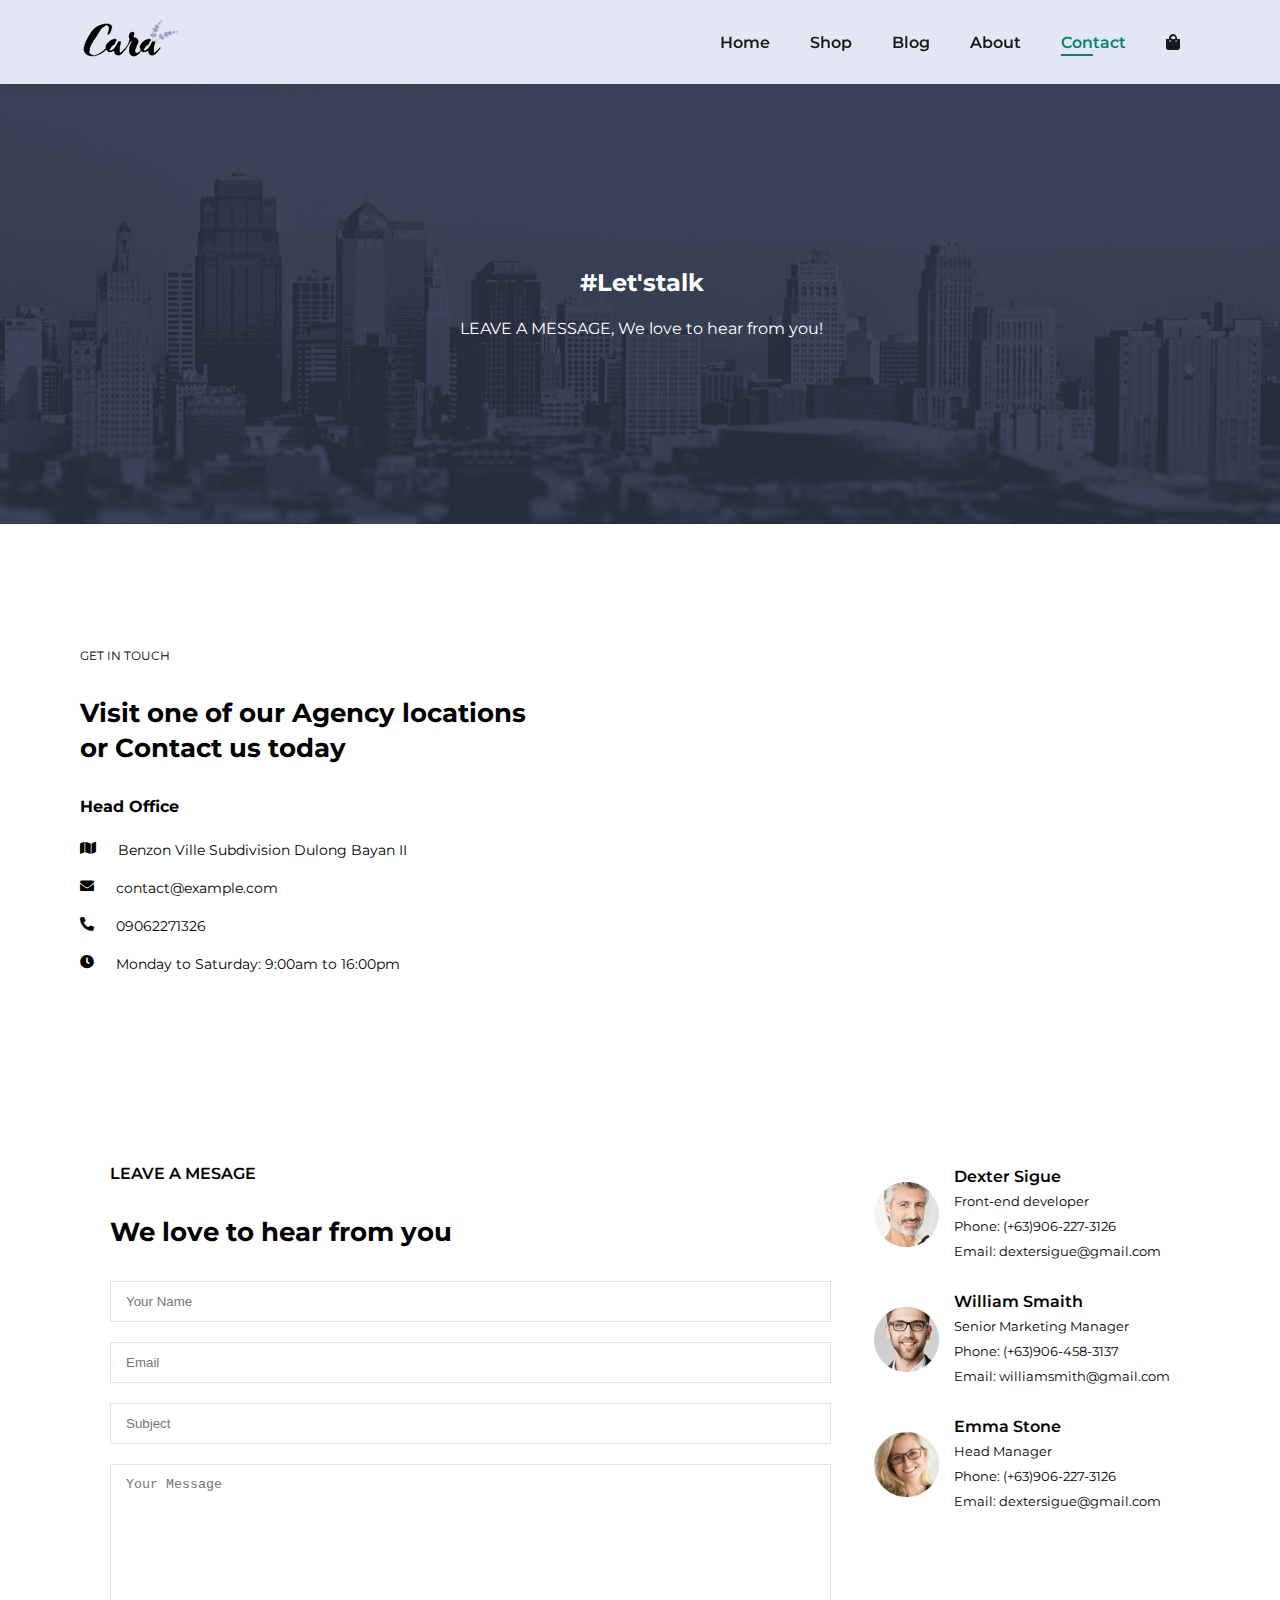
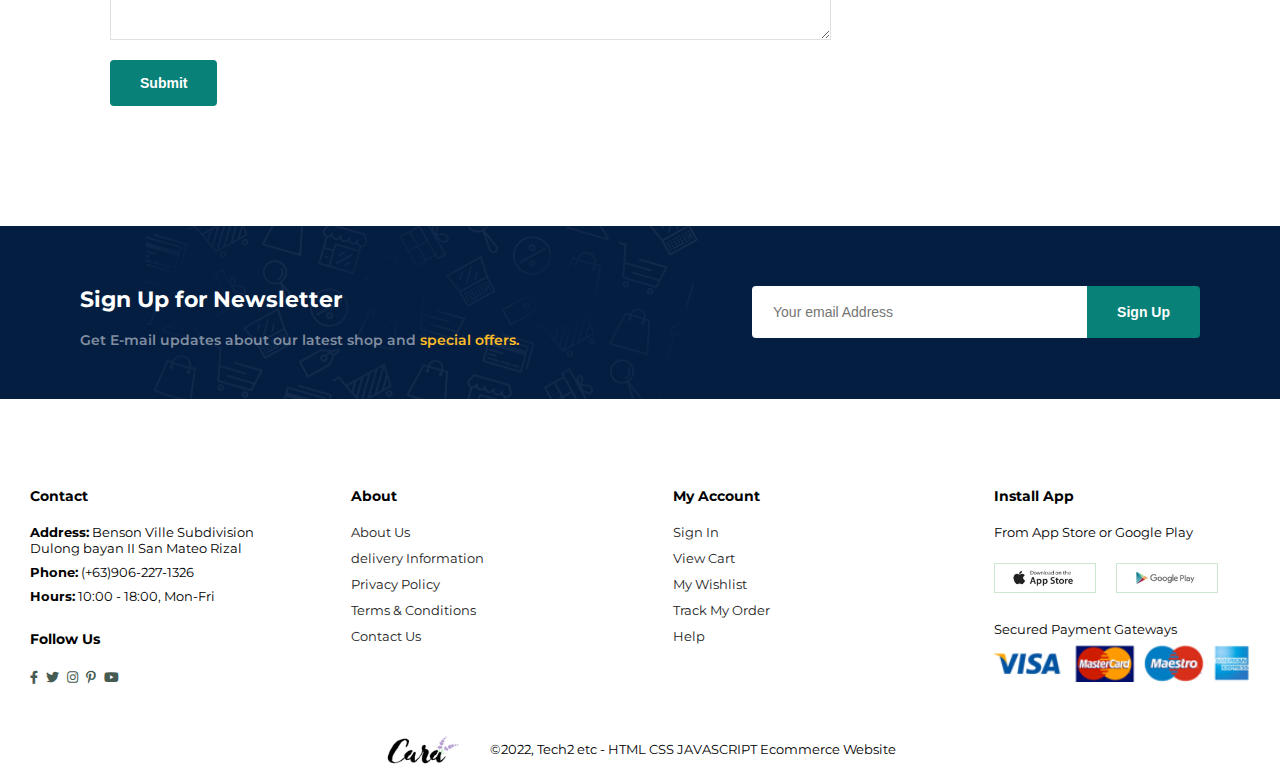
<file: contact.html>
<!DOCTYPE html>
<html lang="en">
<head>
    <meta charset="UTF-8">
    <meta http-equiv="X-UA-Compatible" content="IE=edge">
    <meta name="viewport" content="width=device-width, initial-scale=1.0">
    <link rel="stylesheet" href="https://use.fontawesome.com/releases/v5.15.4/css/all.css" />
    <link rel="stylesheet" href="style.css">
    <title>About</title>
</head>
<body>
 
<header>
    <a href="#"><img src="images/logo.png" class="logo" alt=""></a>
    <div>
        <navbar id="navbar">
            <li><a href="index.html">Home</a></li>
            <li><a href="shop.html">Shop</a></li>
            <li><a href="blog.html">Blog</a></li>
            <li><a href="about.html">About</a></li>
            <li><a class="active" href="contact.html">Contact</a></li>
            <li id="lg-bag"><a href="cart.html"><i class="fa fa-shopping-bag" aria-hidden="true"></i></a></li>
            <a href="#" id="close"><i class="fas fa-times"></i></a>
        </navbar>
    </div>
    <div id="mobile">
        <a href="cart.html"><i class="fa fa-shopping-bag" aria-hidden="true"></i></a>
        <i id="bar" class="fas fa-outdent"></i>
    </div>
</header>

<section id="page-header" class="about-header">
    <h2>#Let'stalk</h2>
    <p>LEAVE A MESSAGE, We love to hear from you!</p>
</section>

<section id="contact-details" class="section-p1">
    <div class="details">
        <span>GET IN TOUCH</span>
        <h2>Visit one of our Agency locations or Contact us today</h2>
        <h3>Head Office</h3>
        <div>
            <li>
                <i class="fas fa-map"></i>
                <p>Benzon Ville Subdivision Dulong Bayan II</p>
            </li>
            <li>
                <i class="fas fa-envelope"></i>
                <p>contact@example.com</p>
            </li>
            <li>
                <i class="fas fa-phone-alt"></i>
                <p>09062271326</p>
            </li>
            <li>
                <i class="fas fa-clock"></i>
                <p>Monday to Saturday: 9:00am to 16:00pm</p>
            </li>
        </div>
    </div>
    <div class="map">
        <iframe src="https://www.google.com/maps/embed?pb=!1m18!1m12!1m3!1d3859.2193267073926!2d121.12348361415339!3d14.70018527857111!2m3!1f0!2f0!3f0!3m2!1i1024!2i768!4f13.1!3m3!1m2!1s0x3397bbd3800d296f%3A0xdf50dc980eca4737!2sBENSON%20VILLE%20SUBDIVISION!5e0!3m2!1sen!2sph!4v1672897323315!5m2!1sen!2sph" 
            width="600" 
            height="450" 
            style="border:0;" 
            allowfullscreen="" 
            loading="lazy" 
            referrerpolicy="no-referrer-when-downgrade">
        </iframe>
    </div>
</section>

<section id="form-details">
    <form action="">
        <span>LEAVE A MESAGE</span>
        <h2>We love to hear from you</h2>
        <input type="text" placeholder="Your Name">
        <input type="text" placeholder="Email">
        <input type="text" placeholder="Subject">
        <textarea name="" id="" cols="30" rows="10" placeholder="Your Message"></textarea>
        <button class="normal">Submit</button>
    </form>

    <div class="people">
        <div>
            <img src="images/people/1.png" alt="people image">
            <p><span>Dexter Sigue</span> 
            Front-end developer <br/>
            Phone: (+63)906-227-3126 <br/>
            Email: dextersigue@gmail.com</p>
        </div>
        <div>
            <img src="images/people/2.png" alt="people image">
            <p><span>William Smaith</span> 
            Senior Marketing Manager<br/>
            Phone: (+63)906-458-3137 <br/>
            Email: williamsmith@gmail.com</p>
        </div>
        <div>
            <img src="images/people/3.png" alt="people image">
            <p><span>Emma Stone</span> 
            Head Manager<br/>
            Phone: (+63)906-227-3126 <br/>
            Email: dextersigue@gmail.com</p>
        </div>
    </div>
</section>

<section id="newsletter" class="section-p1 section-m1">
    <div class="newstext">
        <h4>Sign Up for Newsletter</h4>
        <p>Get E-mail updates about our latest shop and <span>special offers.</span></p>
    </div>
    <div class="form">
        <input type="text" placeholder="Your email Address" >
        <button class="normal">Sign Up</button>
    </div>
</section>

<footer>
    <div class="col">   
        <h4>Contact</h4>
        <p><strong>Address:</strong> Benson Ville Subdivision </br> Dulong bayan II San Mateo Rizal</p>
        <p><strong>Phone:</strong> (+63)906-227-1326</p>
        <p><strong>Hours:</strong> 10:00 - 18:00, Mon-Fri</p>
        <div class="follow">
            <h4>Follow Us</h4>
            <div class="icon">
                <a href="https://www.facebook.com/dexter.sigue" target="_blank"><i class="fab fa-facebook-f"></i></a>
                <a href="https://twitter.com/" target="_blank"><i class="fab fa-twitter" ></i></a>
                <a href="https://www.instagram.com/" target="_blank"><i class="fab fa-instagram" ></i></a>
                <a href="https://www.pinterest.ph/" target="_blank"><i class="fab fa-pinterest-p" ></i></a>
                <a href="https://www.youtube.com/" target="_blank"><i class="fab fa-youtube" ></i></a>
            </div>
        </div>
    </div>
    <div class="col">
        <h4>About</h4>
        <a href="#">About Us</a>
        <a href="#">delivery Information</a>
        <a href="#">Privacy Policy</a>
        <a href="#">Terms & Conditions</a>
        <a href="#">Contact Us</a>
    </div>
    <div class="col">
        <h4>My Account</h4>
        <a href="#">Sign In</a>
        <a href="#">View Cart</a>
        <a href="#">My Wishlist</a>
        <a href="#">Track My Order</a>
        <a href="#">Help</a>
    </div>
    <div class="col">
        <h4>Install App</h4>
        <p>From App Store or Google Play</p>
        <div class="row">
            <a href="https://www.apple.com/ph/app-store/" target="_blank"><img src="images/pay/app.jpg" alt="image app"></a>
            <a href="https://play.google.com/store/games" target="_blank"><img src="images/pay/play.jpg" alt="image app"></a>
        </div>
        <p>Secured Payment Gateways</p>
        <img src="images/pay/pay.png" alt="image pay">
    </div>
    <div class="copyright">
        <div>
            <img class="logo" src="images/logo.png" alt="logo image">
        </div>
        <div>
            <p>&copy;2022, Tech2 etc - HTML CSS JAVASCRIPT Ecommerce Website</p>
        </div>
    </div>
</footer>


<script src="script.js"></script>
</body>
</html>
</file>
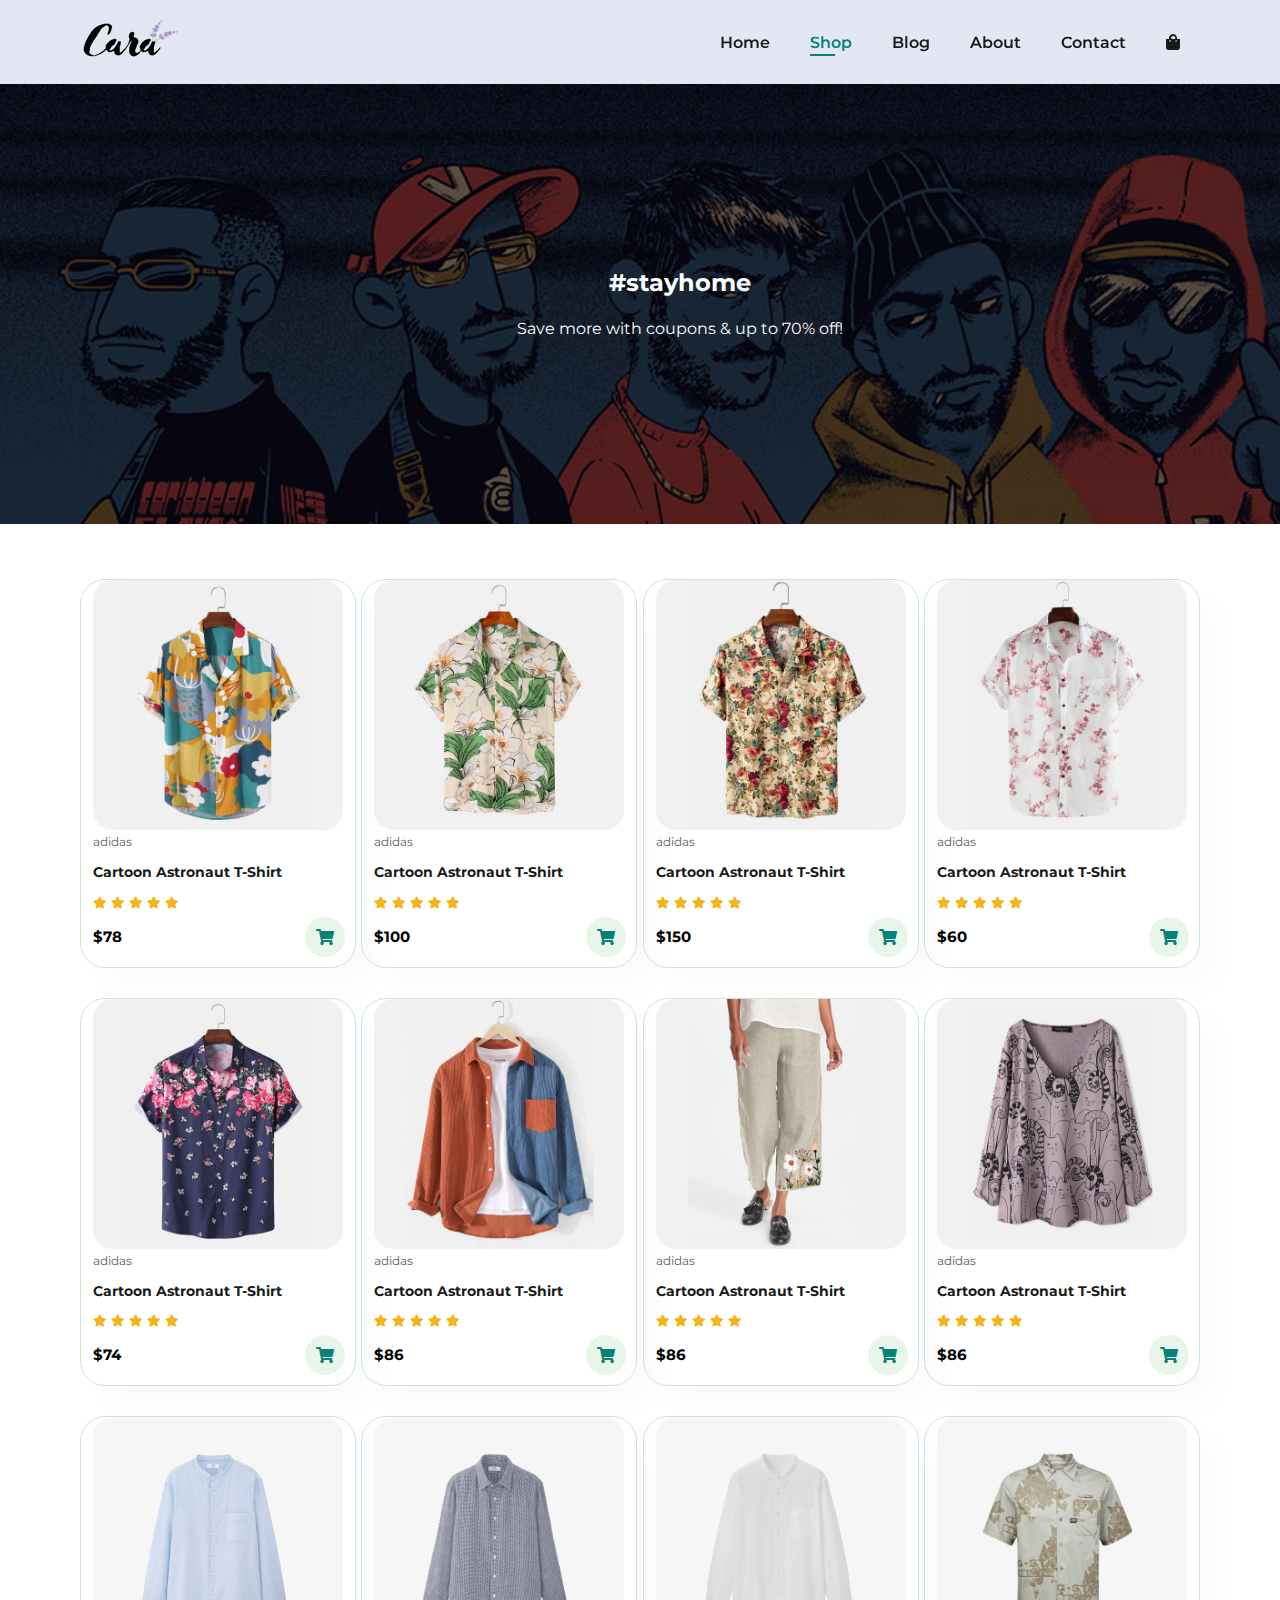
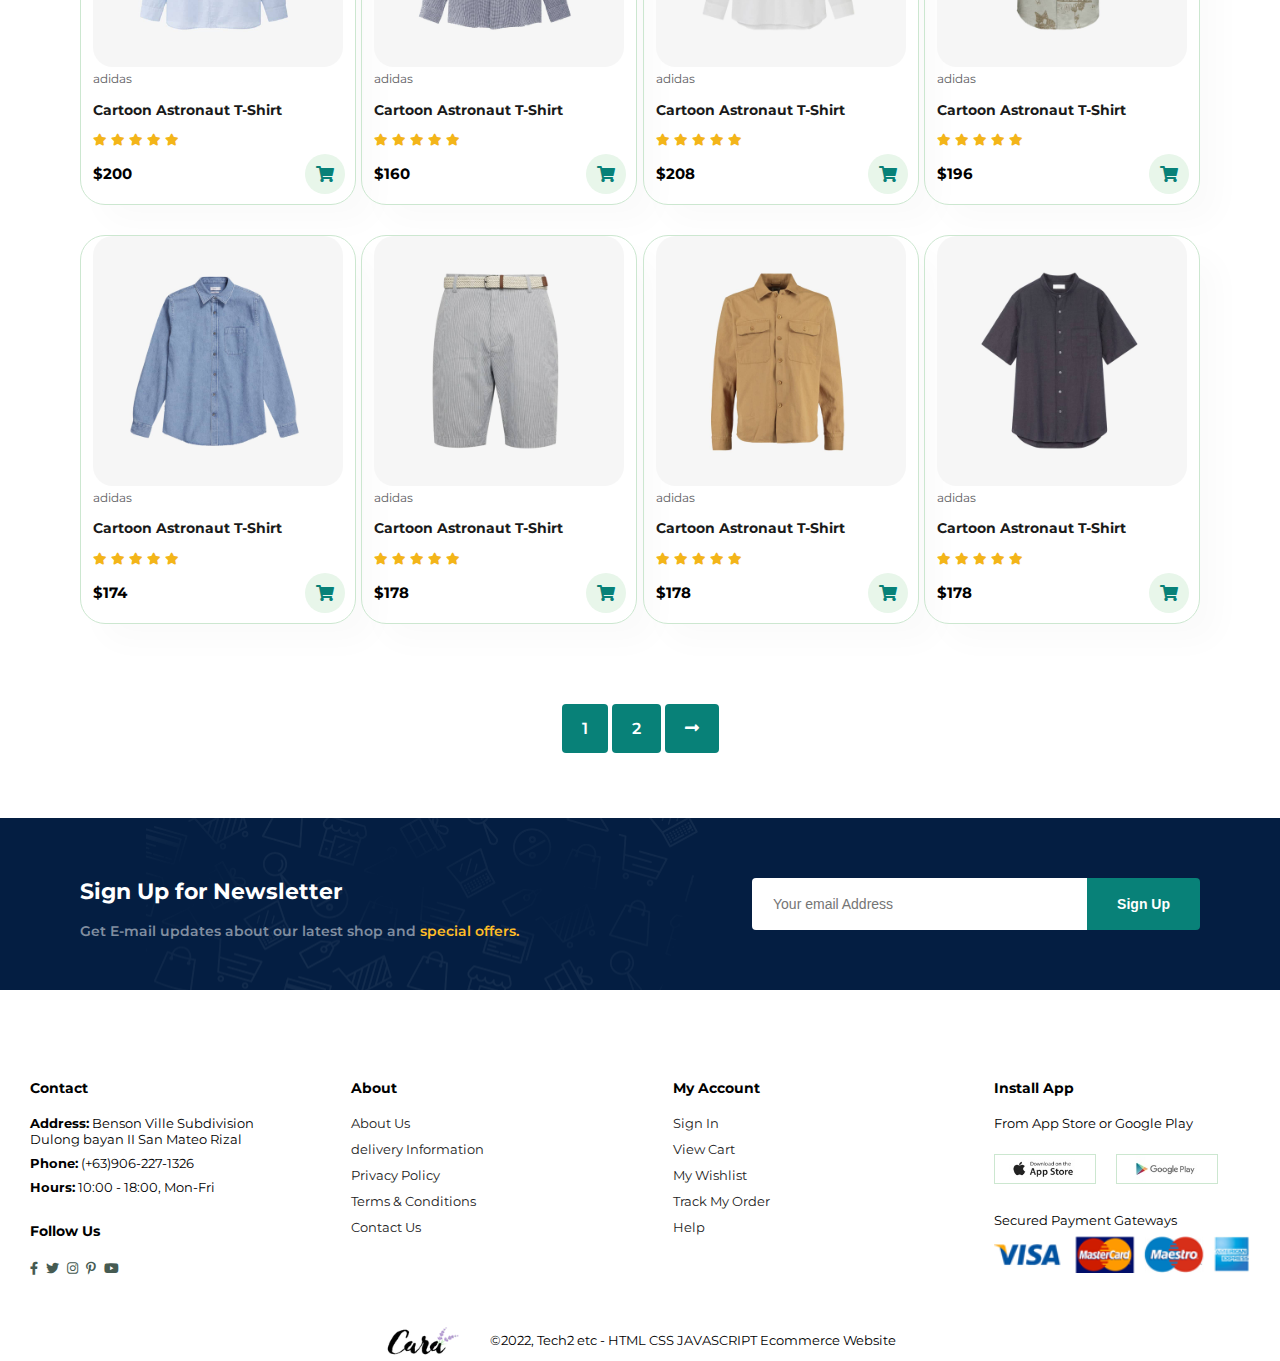
<file: shop.html>
<!DOCTYPE html>
<html lang="en">
<head>
    <meta charset="UTF-8">
    <meta http-equiv="X-UA-Compatible" content="IE=edge">
    <meta name="viewport" content="width=device-width, initial-scale=1.0">
    <link rel="stylesheet" href="https://use.fontawesome.com/releases/v5.15.4/css/all.css" />
    <link rel="stylesheet" href="style.css">
    <title>Shop</title>
</head>
<body>
 
<header>
    <a href="#"><img src="images/logo.png" class="logo" alt=""></a>
    <div>
        <navbar id="navbar">
            <li><a href="index.html">Home</a></li>
            <li><a class="active"  href="shop.html">Shop</a></li>
            <li><a href="blog.html">Blog</a></li>
            <li><a href="about.html">About</a></li>
            <li><a href="contact.html">Contact</a></li>
            <li id="lg-bag"><a href="cart.html"><i class="fa fa-shopping-bag" aria-hidden="true"></i></a></li>
            <a href="#" id="close"><i class="fas fa-times"></i></a>
        </navbar>
    </div>
    <div id="mobile">
        <a href="cart.html"><i class="fa fa-shopping-bag" aria-hidden="true"></i></a>
        <i id="bar" class="fas fa-outdent"></i>
    </div>
</header>

<section id="page-header">
    <h2>#stayhome</h2>
    <p>Save more with coupons & up to 70% off!</p>
</section>

<section class="section-p1" id="product1" >
    <div class="pro-container">
            <div class="pro" onclick="productLink()">
                <img src="images/products/f1.jpg" alt="image">
                <div class="des">
                    <span>adidas</span>
                    <h5>Cartoon Astronaut T-Shirt</h5>
                    <div class="star">
                        <i class="fas fa-star"></i>
                        <i class="fas fa-star"></i>
                        <i class="fas fa-star"></i>
                        <i class="fas fa-star"></i>
                        <i class="fas fa-star"></i>
                    </div>
                    <div>
                        <h4>$78</h4>
                    </div>
                    <a href="cart.html" class="fas fa-shopping-cart"></a>
                </div>
            </div>
            <div class="pro" onclick="productLink()">
                <img src="images/products/f2.jpg" alt="image">
                <div class="des">
                    <span>adidas</span>
                    <h5>Cartoon Astronaut T-Shirt</h5>
                    <div class="star">
                        <i class="fas fa-star"></i>
                        <i class="fas fa-star"></i>
                        <i class="fas fa-star"></i>
                        <i class="fas fa-star"></i>
                        <i class="fas fa-star"></i>
                    </div>
                    <div>
                        <h4>$100</h4>
                    </div>
                    <a href="cart.html" class="fas fa-shopping-cart"></a>
                </div>
            </div>
            <div class="pro" onclick=productLink()">
                <img src="images/products/f3.jpg" alt="image">
                <div class="des">
                    <span>adidas</span>
                    <h5>Cartoon Astronaut T-Shirt</h5>
                    <div class="star">
                        <i class="fas fa-star"></i>
                        <i class="fas fa-star"></i>
                        <i class="fas fa-star"></i>
                        <i class="fas fa-star"></i>
                        <i class="fas fa-star"></i>
                    </div>
                    <div>
                        <h4>$150</h4>
                    </div>
                    <a href="cart.html" class="fas fa-shopping-cart"></a>
                </div>
            </div>
            <div class="pro" onclick="productLink()">
                <img src="images/products/f4.jpg" alt="image">
                <div class="des">
                    <span>adidas</span>
                    <h5>Cartoon Astronaut T-Shirt</h5>
                    <div class="star">
                        <i class="fas fa-star"></i>
                        <i class="fas fa-star"></i>
                        <i class="fas fa-star"></i>
                        <i class="fas fa-star"></i>
                        <i class="fas fa-star"></i>
                    </div>
                    <div>
                        <h4>$60</h4>
                    </div>
                    <a href="cart.html" class="fas fa-shopping-cart"></a>
                </div>
            </div>
            <div class="pro" onclick="productLink()">
                <img src="images/products/f5.jpg" alt="image">
                <div class="des">
                    <span>adidas</span>
                    <h5>Cartoon Astronaut T-Shirt</h5>
                    <div class="star">
                        <i class="fas fa-star"></i>
                        <i class="fas fa-star"></i>
                        <i class="fas fa-star"></i>
                        <i class="fas fa-star"></i>
                        <i class="fas fa-star"></i>
                    </div>
                    <div>
                        <h4>$74</h4>
                    </div>
                    <a href="cart.html" class="fas fa-shopping-cart"></a>
                </div>
            </div>
            <div class="pro" onclick="productLink()">
                <img src="images/products/f6.jpg" alt="image">
                <div class="des">
                    <span>adidas</span>
                    <h5>Cartoon Astronaut T-Shirt</h5>
                    <div class="star">
                        <i class="fas fa-star"></i>
                        <i class="fas fa-star"></i>
                        <i class="fas fa-star"></i>
                        <i class="fas fa-star"></i>
                        <i class="fas fa-star"></i>
                    </div>
                    <div>
                        <h4>$86</h4>
                    </div>
                    <a href="cart.html" class="fas fa-shopping-cart"></a>
                </div>
            </div>
            <div class="pro" onclick="productLink()">
                <img src="images/products/f7.jpg" alt="image">
                <div class="des">
                    <span>adidas</span>
                    <h5>Cartoon Astronaut T-Shirt</h5>
                    <div class="star">
                        <i class="fas fa-star"></i>
                        <i class="fas fa-star"></i>
                        <i class="fas fa-star"></i>
                        <i class="fas fa-star"></i>
                        <i class="fas fa-star"></i>
                    </div>
                    <div>
                        <h4>$86</h4>
                    </div>
                    <a href="cart.html" class="fas fa-shopping-cart"></a>
                </div>
            </div>
            <div class="pro" onclick="productLink()">
                <img src="images/products/f8.jpg" alt="image">
                <div class="des">
                    <span>adidas</span>
                    <h5>Cartoon Astronaut T-Shirt</h5>
                    <div class="star">
                        <i class="fas fa-star"></i>
                        <i class="fas fa-star"></i>
                        <i class="fas fa-star"></i>
                        <i class="fas fa-star"></i>
                        <i class="fas fa-star"></i>
                    </div>
                    <div>
                        <h4>$86</h4>
                    </div>
                    <a href="cart.html" class="fas fa-shopping-cart"></a>
                </div>
            </div>
            <div class="pro" onclick="productLink()">
                <img src="images/products/n1.jpg" alt="image">
                <div class="des">
                    <span>adidas</span>
                    <h5>Cartoon Astronaut T-Shirt</h5>
                    <div class="star">
                        <i class="fas fa-star"></i>
                        <i class="fas fa-star"></i>
                        <i class="fas fa-star"></i>
                        <i class="fas fa-star"></i>
                        <i class="fas fa-star"></i>
                    </div>
                    <div>
                        <h4>$200</h4>
                    </div>
                    <a href="cart.html" class="fas fa-shopping-cart"></a>
                </div>
            </div>
            <div class="pro" onclick="productLink()">
                <img src="images/products/n2.jpg" alt="image">
                <div class="des">
                    <span>adidas</span>
                    <h5>Cartoon Astronaut T-Shirt</h5>
                    <div class="star">
                        <i class="fas fa-star"></i>
                        <i class="fas fa-star"></i>
                        <i class="fas fa-star"></i>
                        <i class="fas fa-star"></i>
                        <i class="fas fa-star"></i>
                    </div>
                    <div>
                        <h4>$160</h4>
                    </div>
                    <a href="cart.html" class="fas fa-shopping-cart"></a>
                </div>
            </div>
            <div class="pro" onclick="productLink()">
                <img src="images/products/n3.jpg" alt="image">
                <div class="des">
                    <span>adidas</span>
                    <h5>Cartoon Astronaut T-Shirt</h5>
                    <div class="star">
                        <i class="fas fa-star"></i>
                        <i class="fas fa-star"></i>
                        <i class="fas fa-star"></i>
                        <i class="fas fa-star"></i>
                        <i class="fas fa-star"></i>
                    </div>
                    <div>
                        <h4>$208</h4>
                    </div>
                    <a href="cart.html" class="fas fa-shopping-cart"></a>
                </div>
            </div>
            <div class="pro" onclick="productLink()">
                <img src="images/products/n4.jpg" alt="image">
                <div class="des">
                    <span>adidas</span>
                    <h5>Cartoon Astronaut T-Shirt</h5>
                    <div class="star">
                        <i class="fas fa-star"></i>
                        <i class="fas fa-star"></i>
                        <i class="fas fa-star"></i>
                        <i class="fas fa-star"></i>
                        <i class="fas fa-star"></i>
                    </div>
                    <div>
                        <h4>$196</h4>
                    </div>
                    <a href="cart.html" class="fas fa-shopping-cart"></a>
                </div>
            </div>
            <div class="pro" onclick="productLink()">
                <img src="images/products/n5.jpg" alt="image">
                <div class="des">
                    <span>adidas</span>
                    <h5>Cartoon Astronaut T-Shirt</h5>
                    <div class="star">
                        <i class="fas fa-star"></i>
                        <i class="fas fa-star"></i>
                        <i class="fas fa-star"></i>
                        <i class="fas fa-star"></i>
                        <i class="fas fa-star"></i>
                    </div>
                    <div>
                        <h4>$174</h4>
                    </div>
                    <a href="cart.html" class="fas fa-shopping-cart"></a>
                </div>
            </div>
            <div class="pro" onclick="productLink()">
                <img src="images/products/n6.jpg" alt="image">
                <div class="des">
                    <span>adidas</span>
                    <h5>Cartoon Astronaut T-Shirt</h5>
                    <div class="star">
                        <i class="fas fa-star"></i>
                        <i class="fas fa-star"></i>
                        <i class="fas fa-star"></i>
                        <i class="fas fa-star"></i>
                        <i class="fas fa-star"></i>
                    </div>
                    <div>
                        <h4>$178</h4>
                    </div>
                    <a href="cart.html" class="fas fa-shopping-cart"></a>
                </div>
            </div>
            <div class="pro" onclick="productLink()">
                <img src="images/products/n7.jpg" alt="image">
                <div class="des">
                    <span>adidas</span>
                    <h5>Cartoon Astronaut T-Shirt</h5>
                    <div class="star">
                        <i class="fas fa-star"></i>
                        <i class="fas fa-star"></i>
                        <i class="fas fa-star"></i>
                        <i class="fas fa-star"></i>
                        <i class="fas fa-star"></i>
                    </div>
                    <div>
                        <h4>$178</h4>
                    </div>
                    <a href="cart.html" class="fas fa-shopping-cart"></a>
                </div>
            </div>
            <div class="pro" onclick="productLink()">
                <img src="images/products/n8.jpg" alt="image">
                <div class="des">
                    <span>adidas</span>
                    <h5>Cartoon Astronaut T-Shirt</h5>
                    <div class="star">
                        <i class="fas fa-star"></i>
                        <i class="fas fa-star"></i>
                        <i class="fas fa-star"></i>
                        <i class="fas fa-star"></i>
                        <i class="fas fa-star"></i>
                    </div>
                    <div>
                        <h4>$178</h4>
                    </div>
                    <a href="cart.html" class="fas fa-shopping-cart"></a>
                </div>
            </div>
    </div>
</section>

<section id="pagination" class="section-p1">
    <a href="#">1</a>
    <a href="#">2</a>
    <a href="#">
        <i class="fas fa-long-arrow-alt-right"></i>
    </a>
</section>

<section id="newsletter" class="section-p1 section-m1">
    <div class="newstext">
        <h4>Sign Up for Newsletter</h4>
        <p>Get E-mail updates about our latest shop and <span>special offers.</span></p>
    </div>
    <div class="form">
        <input type="text" placeholder="Your email Address" >
        <button class="normal">Sign Up</button>
    </div>
</section>

<footer>
    <div class="col">   
        <h4>Contact</h4>
        <p><strong>Address:</strong> Benson Ville Subdivision </br> Dulong bayan II San Mateo Rizal</p>
        <p><strong>Phone:</strong> (+63)906-227-1326</p>
        <p><strong>Hours:</strong> 10:00 - 18:00, Mon-Fri</p>
        <div class="follow">
            <h4>Follow Us</h4>
            <div class="icon">
                <a href="https://www.facebook.com/dexter.sigue" target="_blank"><i class="fab fa-facebook-f"></i></a>
                <a href="https://twitter.com/" target="_blank"><i class="fab fa-twitter" ></i></a>
                <a href="https://www.instagram.com/" target="_blank"><i class="fab fa-instagram" ></i></a>
                <a href="https://www.pinterest.ph/" target="_blank"><i class="fab fa-pinterest-p" ></i></a>
                <a href="https://www.youtube.com/" target="_blank"><i class="fab fa-youtube" ></i></a>
            </div>
        </div>
    </div>
    <div class="col">
        <h4>About</h4>
        <a href="#">About Us</a>
        <a href="#">delivery Information</a>
        <a href="#">Privacy Policy</a>
        <a href="#">Terms & Conditions</a>
        <a href="#">Contact Us</a>
    </div>
    <div class="col">
        <h4>My Account</h4>
        <a href="#">Sign In</a>
        <a href="#">View Cart</a>
        <a href="#">My Wishlist</a>
        <a href="#">Track My Order</a>
        <a href="#">Help</a>
    </div>
    <div class="col">
        <h4>Install App</h4>
        <p>From App Store or Google Play</p>
        <div class="row">
            <a href="https://www.apple.com/ph/app-store/" target="_blank"><img src="images/pay/app.jpg" alt="image app"></a>
            <a href="https://play.google.com/store/games" target="_blank"><img src="images/pay/play.jpg" alt="image app"></a>
        </div>
        <p>Secured Payment Gateways</p>
        <img src="images/pay/pay.png" alt="image pay">
    </div>
    <div class="copyright">
        <div>
            <img class="logo" src="images/logo.png" alt="logo image">
        </div>
        <div>
            <p>&copy;2022, Tech2 etc - HTML CSS JAVASCRIPT Ecommerce Website</p>
        </div>
    </div>
</footer>


<script src="script.js"></script>
</body>
</html>
</file>
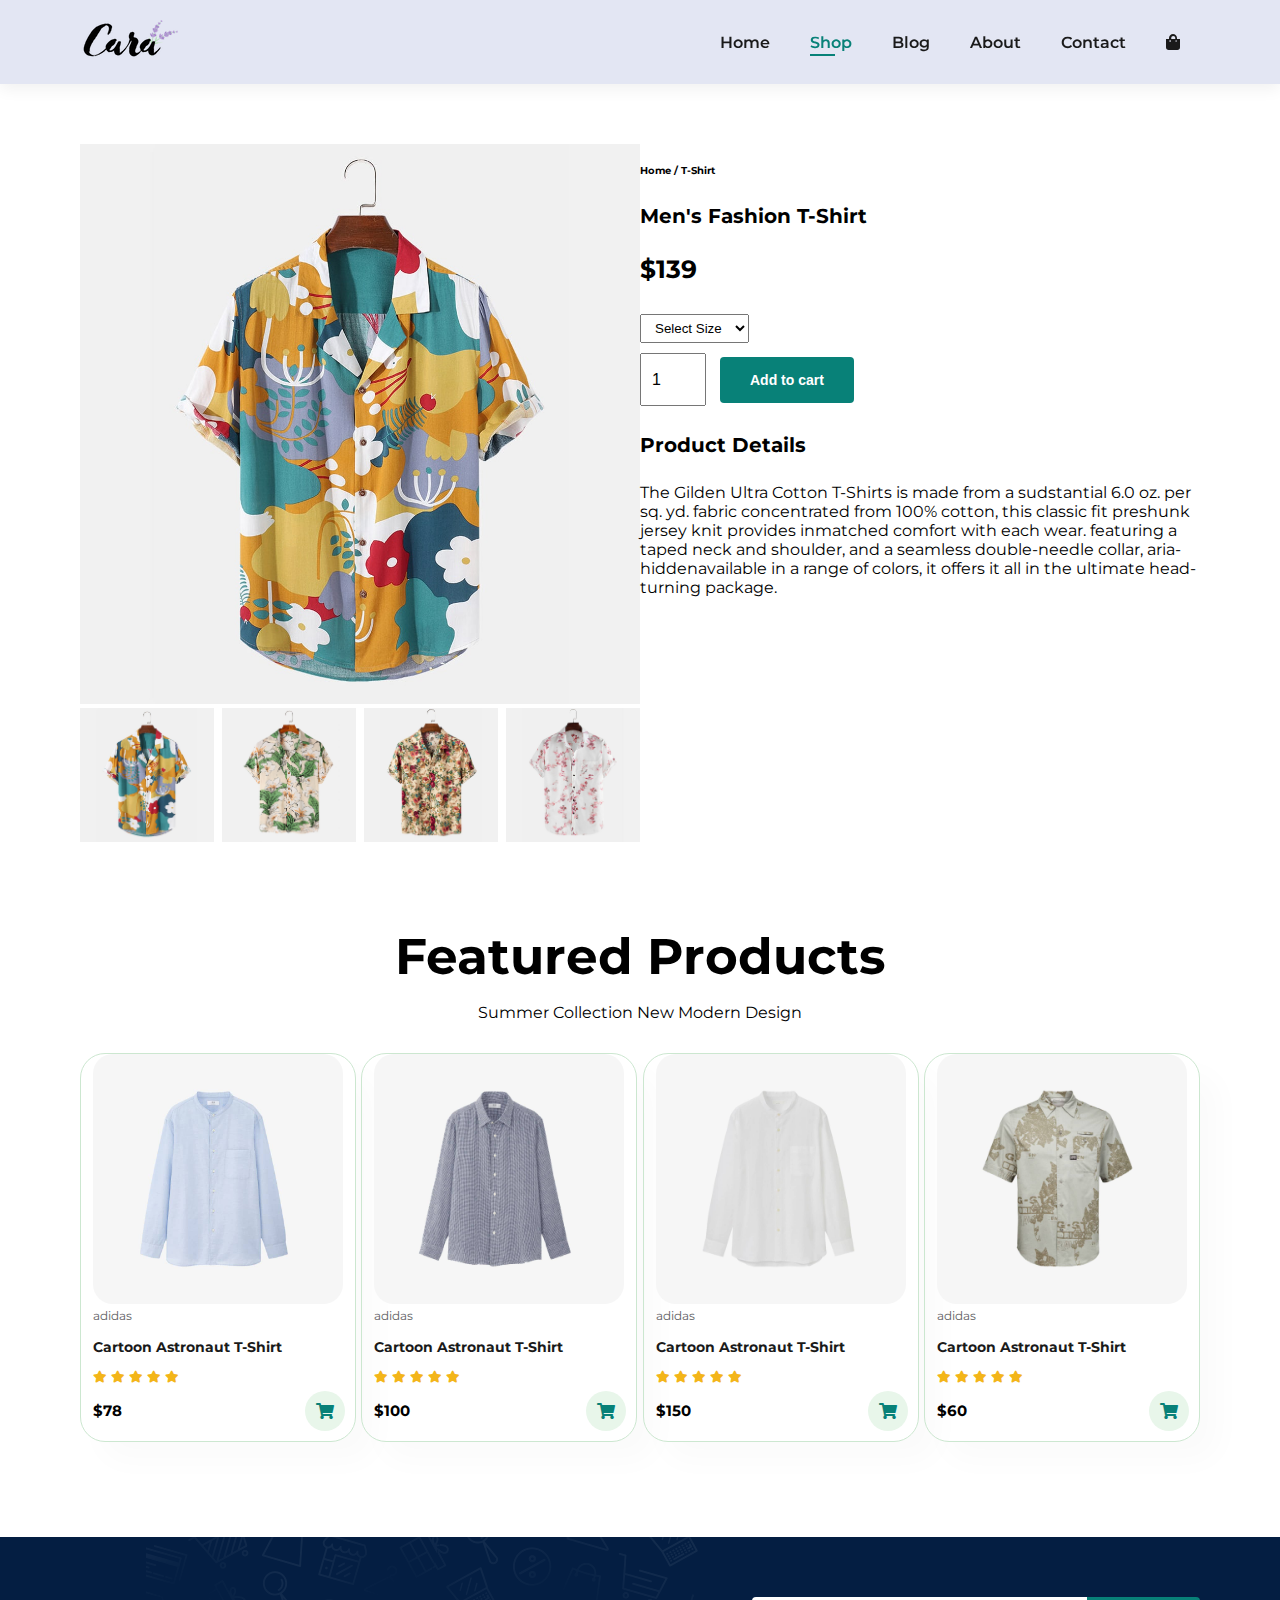
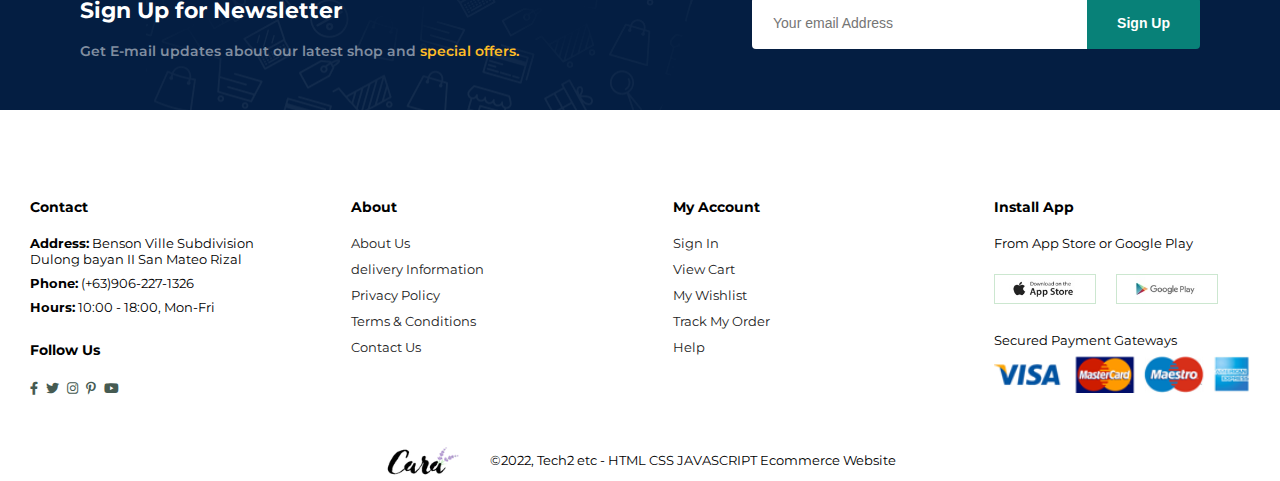
<file: singleProduct.html>
<!DOCTYPE html>
<html lang="en">
<head>
    <meta charset="UTF-8">
    <meta http-equiv="X-UA-Compatible" content="IE=edge">
    <meta name="viewport" content="width=device-width, initial-scale=1.0">
    <link rel="stylesheet" href="https://use.fontawesome.com/releases/v5.15.4/css/all.css" />
    <link rel="stylesheet" href="style.css">
    <title>Single Product</title>
</head>
<body>
 
<header>
    <a href="#"><img src="images/logo.png" class="logo" alt=""></a>
    <div>
        <navbar id="navbar">
            <li><a href="index.html">Home</a></li>
            <li><a class="active"  href="shop.html">Shop</a></li>
            <li><a href="blog.html">Blog</a></li>
            <li><a href="about.html">About</a></li>
            <li><a href="contact.html">Contact</a></li>
            <li id="lg-bag"><a href="cart.html"><i class="fa fa-shopping-bag" aria-hidden="true"></i></a></li>
            <a href="#" id="close"><i class="fas fa-times"></i></a>
        </navbar>
    </div>
    <div id="mobile">
        <a href="cart.html"><i class="fa fa-shopping-bag" aria-hidden="true"></i></a>
        <i id="bar" class="fas fa-outdent"></i>
    </div>
</header>

<section id="pro-details" class="section-p1">
    <div class="single-pro-image">
        <img src="images/products/f1.jpg" width="100%"  id="mainImg" alt="mainImg">
        
        <div class="small-img-group">
            <div class="small-img-col">
                <img src="images/products/f1.jpg" width="100%" alt="smallImg">
            </div>
            <div class="small-img-col">
                <img src="images/products/f2.jpg" width="100%" alt="smallImg">
            </div>
            <div class="small-img-col">
                <img src="images/products/f3.jpg" width="100%" alt="smallImg">
            </div>
            <div class="small-img-col">
                <img src="images/products/f4.jpg" width="100%" alt="smallImg">
            </div>
        </div>
    </div>

    <div class="single-pro-details">
        <h2>Home / T-Shirt</h2>
        <h4>Men's Fashion T-Shirt</h4>
        <h6>$139</h6>
        <select>
            <option>Select Size</option>
            <option>XL</option>
            <option>XXL</option>
            <option>Small</option>
            <option>Large</option>
        </select>
        <input type="number" value="1">
        <button class="normal">Add to cart</button>
        <h4>Product Details</h4>
        <p>The Gilden Ultra Cotton T-Shirts is made from a sudstantial
            6.0 oz. per sq. yd. fabric concentrated from 100% cotton, this classic fit preshunk
            jersey knit provides inmatched comfort with each wear. featuring a
            taped neck and shoulder, and a seamless double-needle collar, aria-hiddenavailable in a range 
            of colors, it offers it all in the ultimate head-turning package.
        </p>
    </div>
        
</section>

<section class="section-p1" id="product1" >
    <h2>Featured Products</h2>
    <p>Summer Collection New Modern Design</p>
    <div class="pro-container">
        <div class="pro">
            <img src="images/products/n1.jpg" alt="image">
            <div class="des">
                <span>adidas</span>
                <h5>Cartoon Astronaut T-Shirt</h5>
                <div class="star">
                    <i class="fas fa-star"></i>
                    <i class="fas fa-star"></i>
                    <i class="fas fa-star"></i>
                    <i class="fas fa-star"></i>
                    <i class="fas fa-star"></i>
                </div>
                <div>
                    <h4>$78</h4>
                </div>
                <a href="#" class="fas fa-shopping-cart"></a>
            </div>
        </div>
        <div class="pro">
            <img src="images/products/n2.jpg" alt="image">
            <div class="des">
                <span>adidas</span>
                <h5>Cartoon Astronaut T-Shirt</h5>
                <div class="star">
                    <i class="fas fa-star"></i>
                    <i class="fas fa-star"></i>
                    <i class="fas fa-star"></i>
                    <i class="fas fa-star"></i>
                    <i class="fas fa-star"></i>
                </div>
                <div>
                    <h4>$100</h4>
                </div>
                <a href="#" class="fas fa-shopping-cart"></a>
            </div>
        </div>
        <div class="pro">
            <img src="images/products/n3.jpg" alt="image">
            <div class="des">
                <span>adidas</span>
                <h5>Cartoon Astronaut T-Shirt</h5>
                <div class="star">
                    <i class="fas fa-star"></i>
                    <i class="fas fa-star"></i>
                    <i class="fas fa-star"></i>
                    <i class="fas fa-star"></i>
                    <i class="fas fa-star"></i>
                </div>
                <div>
                    <h4>$150</h4>
                </div>
                <a href="#" class="fas fa-shopping-cart"></a>
            </div>
        </div>
        <div class="pro">
            <img src="images/products/n4.jpg" alt="image">
            <div class="des">
                <span>adidas</span>
                <h5>Cartoon Astronaut T-Shirt</h5>
                <div class="star">
                    <i class="fas fa-star"></i>
                    <i class="fas fa-star"></i>
                    <i class="fas fa-star"></i>
                    <i class="fas fa-star"></i>
                    <i class="fas fa-star"></i>
                </div>
                <div>
                    <h4>$60</h4>
                </div>
                <a href="#" class="fas fa-shopping-cart"></a>
            </div>
        </div>
    </div>
</section>

<section id="newsletter" class="section-p1 section-m1">
    <div class="newstext">
        <h4>Sign Up for Newsletter</h4>
        <p>Get E-mail updates about our latest shop and <span>special offers.</span></p>
    </div>
    <div class="form">
        <input type="text" placeholder="Your email Address" >
        <button class="normal">Sign Up</button>
    </div>
</section>

<footer>
    <div class="col">   
        <h4>Contact</h4>
        <p><strong>Address:</strong> Benson Ville Subdivision </br> Dulong bayan II San Mateo Rizal</p>
        <p><strong>Phone:</strong> (+63)906-227-1326</p>
        <p><strong>Hours:</strong> 10:00 - 18:00, Mon-Fri</p>
        <div class="follow">
            <h4>Follow Us</h4>
            <div class="icon">
                <a href="https://www.facebook.com/dexter.sigue" target="_blank"><i class="fab fa-facebook-f"></i></a>
                <a href="https://twitter.com/" target="_blank"><i class="fab fa-twitter" ></i></a>
                <a href="https://www.instagram.com/" target="_blank"><i class="fab fa-instagram" ></i></a>
                <a href="https://www.pinterest.ph/" target="_blank"><i class="fab fa-pinterest-p" ></i></a>
                <a href="https://www.youtube.com/" target="_blank"><i class="fab fa-youtube" ></i></a>
            </div>
        </div>
    </div>
    <div class="col">
        <h4>About</h4>
        <a href="#">About Us</a>
        <a href="#">delivery Information</a>
        <a href="#">Privacy Policy</a>
        <a href="#">Terms & Conditions</a>
        <a href="#">Contact Us</a>
    </div>
    <div class="col">
        <h4>My Account</h4>
        <a href="#">Sign In</a>
        <a href="#">View Cart</a>
        <a href="#">My Wishlist</a>
        <a href="#">Track My Order</a>
        <a href="#">Help</a>
    </div>
    <div class="col">
        <h4>Install App</h4>
        <p>From App Store or Google Play</p>
        <div class="row">
            <a href="https://www.apple.com/ph/app-store/" target="_blank"><img src="images/pay/app.jpg" alt="image app"></a>
            <a href="https://play.google.com/store/games" target="_blank"><img src="images/pay/play.jpg" alt="image app"></a>
        </div>
        <p>Secured Payment Gateways</p>
        <img src="images/pay/pay.png" alt="image pay">
    </div>
    <div class="copyright">
        <div>
            <img class="logo" src="images/logo.png" alt="logo image">
        </div>
        <div>
            <p>&copy;2022, Tech2 etc - HTML CSS JAVASCRIPT Ecommerce Website</p>
        </div>
    </div>
</footer>



<script src="script.js"></script>
</body>
</html>
</file>
<file: style.css>
@import url('https://fonts.googleapis.com/css2?family=Montserrat:wght@100;200;300;400;500;600;700;800;900&display=swap');


/* Start Global Styling */

html{
    box-sizing: border-box;
    font-family: montserrat;
}

body{
    width: 100%;
    padding: 0;
    margin: 0;
}

li{
    list-style: none;
}

a{
    text-decoration: none;
}

.section-p1 {
    padding: 40px 80px;
}

.section-m1{
    margin: 40px 0;
}

/* global button styling */
button.normal{
    font-size: 14px;
    font-weight: 600;
    padding: 15px 30px;
    color: #000;
    background-color: #fff;
    border-radius: 4px;
    cursor: pointer;
    border: none;
    outline: none;
    transition: 0.2s;
}

button.outline{
    font-size: 14px;
    font-weight: 600;
    padding: 11px 18px;
    color: #fff;
    background-color: transparent;
    border-radius: 4px;
    cursor: pointer;
    border: 1px solid #fff;
    outline: none;
    transition: 0.2s;
    margin-top: 20px;
}
/* End Global Styling */

/* Start header start */
header{
    display: flex;
    align-items: center;
    justify-content: space-between;
    padding: 20px 80px;
    background: #E3E6F3;
    box-shadow: 0 5px 15px rgba(0, 0, 0, 0.06);
    z-index: 999;
    position: sticky;
    top: 0;
    left: 0;
}

#navbar{
    display: flex;
    align-items: center;
    justify-content: center;
}

#navbar li{
    padding: 0 20px;
    position: relative;
}

#navbar li a{
    font-size: 16px;
    font-weight: 600;
    color: #1a1a1a;
    transition:  0.3s ease;
}

#navbar li a:hover,
#navbar li a.active{
    color: #088178;
}

#navbar li a.active::after,
#navbar li a:hover::after{
    content: "";
    width: 30%;
    height: 2px;
    background-color: #088178;
    position: absolute;
    bottom: -4px;
    left: 20px;
}

/* End header start */

/* Start Mobile */

#mobile{
    display: none;
}

#close{
    display: none;
}

/* End Mobile */

/*Start Home Page */
#hero{
    height: 90vh;
    padding: 0 80px;
    display: flex;
    flex-direction: column;
    align-items: flex-start;
    justify-content: center;
    position: relative;
}

.img-hero{
    background-size: cover;
    position: absolute;
    top: -220px;
    right: 0;
}

.img-hero img{
    height: 700px;
}



#hero h2,h3{
    margin: 0;
    font-size: 40px;
}

#hero h3{
    color: #088178;
}

#hero button{
    background-image: url("images/button.png");
    background-color: transparent;
    color: #088178;
    border: 0;
    padding: 14px 80px 14px 65px;
    background-repeat: no-repeat;
    cursor: pointer;
    font-weight: 700;
    font-size: 15px;
}


#feature{
    display: flex;
    align-items: center;
    justify-content: space-between;
    flex-wrap: wrap;
}

#feature .fe-box{
    width: 150px;
    text-align: center;
    padding: 25px 15px;
    box-shadow: 20px 20px 34px rgba(0, 0, 0, 0.03);
    border: 1px solid #cce7d0;
}

#feature .fe-box:hover{
    box-shadow: 10px 10px 54px rgba(70, 62, 221, 0.1);
}

#feature img{
    width: 100%;
    margin-bottom: 10px;
}

#feature h5{
    margin: 0;
    display: inline-block;
    padding: 9px 8px 6px 8px;
    line-height: 1;
    border-radius: 4px;
    color: #088178;
    background-color: #fddde4;
}

#feature .fe-box:nth-child(2) h5{
    background-color: #cdebbc;
}

#feature .fe-box:nth-child(3) h5{
    background-color: #d1e8f2;
}

#feature .fe-box:nth-child(4) h5{
    background-color: #cdd4f8;
}

#feature .fe-box:nth-child(5) h5{
    background-color: #f6dbf6;
}

#feature .fe-box:last-child h5{
    background-color: #fff2e5;
}

/*End Home Page */


/*Start Product Style */
#product1{
    text-align: center;
}

#product1  h2{
    font-size: 50px;
    margin: 0;
}

#product1 .pro{
    margin: 0;
    width: 20%;
    min-width: 250px;
    padding: 0 12px;
    border: 1px solid #cce7d0;
    border-radius: 25px;
    line-height: 1px;
    cursor: pointer;
    box-shadow: 20px 20px 30px rgba(0, 0, 0, 0.02);
    margin: 15px 0;
    transition: 0.2s ease;
    position: relative;
}

#product1 .pro-container{
   width: 100%;
   display: flex;
   justify-content: space-between;
   flex-wrap: wrap;
   
}

#product1 .pro:hover{
    box-shadow: 20px 20px 30px rgba(0, 0, 0, 0.06);
}

#product1 .pro img{
    width: 100%;
    border-radius: 20px;
}

#product1 .des{
    text-align: start;
    padding: 10px 0;
}

#product1 span{
    color: #606063;
    font-size: 12px;
}

#product1 h5{
    padding-top: 7px;
    color: #1a1a1a;
    font-size: 14px;
}

#product1 i{
    font-size: 12px;
    color: rgb(243, 181, 25);
}

#product1 h4{
    padding-top: 7px;
    font-size: 15px;
    font-weight: 700;
}

#product1 a{
    width: 40px;
    height: 40px;
    line-height: 40px;
    border-radius: 50px;
    background-color: #e8f6ea;
    color: #088178;
    position: absolute;
    bottom: 10px;
    right: 10px;
    text-align: center;
}
/*End Product Style */

/* Start Banner Style */
#banner{
    display: flex;
    flex-direction: column;
    justify-content: center;
    line-height: 1px;
    align-items: center;
    text-align: center;
    background-image: url("images/banner/b2.jpg");
    width: 100%;
    height: 40vh;
    background-size: cover;
    background-position: center;
    color: white;
}

#banner h2{
    font-weight: 600;
    font-size: 20px;
}

#banner p{
    font-weight: 700;
    font-size: 40px;
    padding: 5px 0;
}

#banner span{
    color: #ef3636;
}

#banner button:hover{
    background-color: #088178;
    color: #fff;
}
/* End Banner Style */

/* Start Small Banner */
#sm-banner{
    display: flex;
    justify-content: center;
    flex-direction: row;
    flex-wrap: wrap;
    gap: 20px;
    
}

#sm-banner .banner-box{
    display: flex;
    flex-direction: column;
    justify-content: center;
    line-height: 1px;
    align-items: flex-start;
    background-image: url("images/banner/b17.jpg");
    min-width: 520px;
    height: 50vh;
    background-size: cover;
    background-position: center;
    padding: 30px;
}

#sm-banner .banner-box2{
    background-image: url("images/banner/b10.jpg");
}

#sm-banner h2{
    color: #fff;
    font-size: 20px;
    font-weight: 600;
}

#sm-banner h4{
    margin: 0;
    color: #fff;
    font-size: 40px;
    font-weight: 800;
    padding: 30px 0;
}

#sm-banner p{
    color: #fff;
    font-weight: 500;
}

.banner-box:hover .outline{
    background-color: #088178;
    border: 1px solid #088178;
}
/* End Small Banner */

/* Start Banner3 section */
#banner3{
    display: flex;
    gap: 50px;
    justify-content: space-between;
    flex-wrap: wrap;
    padding: 0 80px;
}

#banner3 .banner-box{
    display: flex;
    gap: 15px;
    flex-direction: column;
    justify-content: center;
    align-items: flex-start;
    line-height: 1px;
    align-items: flex-start;
    background-image: url("images/banner/b7.jpg");
    min-width: 27%;
    height: 30vh;
    background-size: cover;
    background-position: center;
    padding: 20px;
    margin-bottom: 20px;
}

#banner3 .banner-box2{
    background-image: url("images/banner/b4.jpg");
}

#banner3 .banner-box3{
    background-image: url("images/banner/b18.jpg");
}

#banner3 h2{
    color: #fff;
    font-weight: 900;
    font-size: 22px;
}

#banner3 h3{
    color: #ec544e;
    font-weight: 800;
    font-size: 15px;
}
/* End Banner3 section */

/* Start Newsletter section */

#newsletter{
    display: flex;
    justify-content: space-between;
    flex-wrap: wrap;
    align-items: center;
    background-image: url("images/banner/b14.png");
    background-repeat: no-repeat;
    background-position: 20% 30%;
    background-color: #041e42;
}

#newsletter .form{
    display: flex;
    width: 40%;
}

#newsletter h4{
    font-size: 22px;
    font-weight: 700;
    color: #fff;
}

#newsletter p{
    font-size: 14px;
    font-weight: 600;
    color: #818ea0;
}

#newsletter span{
    color: #ffbd27;
}

#newsletter .newstext{
   line-height: 10px;
}

#newsletter input{
    height: 3.125rem;
    padding: 0 1.25rem;
    font-size: 14px;
    width: 100%;
    border: 1px solid transparent;
    border-radius: 4px;
    outline: none;
    border-top-right-radius: 0;
    border-bottom-right-radius:0;
}

#newsletter .normal{
    background-color: #088178;
    color: #fff;
    white-space: nowrap;
    border-top-left-radius: 0;
    border-bottom-left-radius:0;
}
/* End Newsletter section */

footer{
    display: flex;
    flex-wrap: wrap;
    justify-content: space-between;
}

footer.logo{
    margin-bottom: 20px;
}

footer .col{
 width: 20%;   
 display: flex;
 flex-direction: column;
 margin-bottom: 20px;
 padding: 30px;
}

.col a:hover{
    color: #088178;
}

footer .icon i{
    color: #465b52;
    padding-right: 4px;
}

.col .icon i:hover{
    color: #088178;
    cursor: pointer;
}

footer .row{
    display: flex;
    gap: 20px;
    
}

footer .row img{
    border: 1px solid #cce7d0;
    width: 100px;
    margin: 15px 0;
}
   


footer h4{
    font-size: 14px;
}

footer p{
    font-size: 13px;
    margin: 0 0 8px 0;
}

footer a{
    font-size: 13px;
    color: #222;
    margin-bottom: 10px;
}

footer .logo{
    height: 30px;
}

footer .copyright{
    display: flex;
    width: 100%;
    justify-content: center;
    align-items: center;
}


/* Start Media Query breakpoint Ipad 768 x 1024*/
@media (max-width: 799px) {
 .section-p1{
    padding: 40px;
 }   


 #navbar {
    display: flex;
    flex-direction: column;
    align-items: flex-start;
    justify-content: flex-start;
    position: fixed;
    top: 0;
    right: -300px;
    height: 100vh;
    width: 300px;
    background-color: #E3E6F3;
    box-shadow: 0 40px 60px rgba(0, 0, 0, 0.01);
    padding: 80px 0 0 10px;
    transition: 0.3s;
 }

 #navbar.active{
    right: 0;
 }

 #navbar li{
    margin-bottom: 35px;
 }

 #mobile{
    display: flex;
    align-items: center;
    gap: 15px;
}

#mobile i{
    color: #1a1a1a;
    font-size: 24px;
}

#close{
    display: initial;
    position: absolute;
    top: 30px;
    left: 30px;
    color: #222;
    font: 24px;
}

#lg-bag{
    display: none;
}

#hero { 
    height: 70vh;
    padding: 0px 80px;
}


.img-hero{
    height: 100%;
    z-index: -2;
    top: -100px;
    left: 267px;
}

.img-hero img{
    height: 100%;
    width: 100%;
}



#feature {
    justify-content: center;
}

#feature .fe-box {
    margin: 15px;
}

#product1 .pro-container {
    justify-content: center;
    
}

#product1 .pro {
    margin: 15px;
}

#banner {
    height: 20vh;
}

#banner p {
    font-size: 29px;
}

#sm-banner .banner-box {
    min-width: 100%;
    height: 30vh;
}

#banner3 {
    padding: 0 40px;
}

#banner3 .banner-box {
   width: 28%;
   padding: 0;
}

#newsletter .form{
    width: 70%;
}

#newsletter p {
    margin-bottom: 24px;
}

footer {
    height: 20vh;
    display: flex;
    flex-wrap: wrap;
    justify-content: space-between;
}

}

@media (max-width: 477px){

    .section-p1{
        padding: 20px;
    }

    #header{
        padding: 10px 30px;
    }
    h1{
        font-size: 30px;
    }

    #hero h2, h3 {
        margin: 0;
        font-size: 35px;
    }

    #hero{
        padding: 0 20px;
    }

    .img-hero{
        left: 0;
    }
    

    #feature .fe-box{
        width: 130px;
        margin: 0 0 15px 0;
    }

    #product1 .pro{
        width: 100%;
    }

    #banner {
        height: 40vh;
    }

    #sm-banner .banner-box{
        height: 40vh;
    }

    #sm-banner h4 {
        font-size: 33px;
    }

    #banner p {
        font-size: 17px;
    }

    #banner3 {
        padding: 0 20px;
    }

    #banner3 .banner-box {
        width: 100%;
    }

    #sm-banner .banner-box2 {
        margin-bottom: 30px;
    }

    #newsletter .form{
        width: 100%;
    }

    #newsletter p{
        line-height: 20px;
    }

    footer {
        text-align: center;
    }

    footer .col {
        width: 100%;
        padding: 8px;
    }

    footer .row {
        justify-content: center;
    }

    footer p {
        font-size: 15px;
        margin: 0 0 8px 0;
    }

    footer .copyright {
        margin-top: 30px;
    }
}

/* Shop Page */
#page-header{
    background-image: url(images/banner/b1.jpg);
    width: 100%;
    height: 40vh;
    background-size: cover;
    display: flex;
    justify-content: center;
    align-items: center;
    flex-direction: column;
    padding: 40px;
}

#page-header h2, 
#page-header p{
    color: #fff;
    line-height: 10px;
}

#pagination{
    text-align: center;
}

#pagination a{
    background-color: #088178;
    padding: 15px 20px;
    border-radius: 4px;
    color: #fff;
    font-weight: 600;
}

#pagination i{
    font-weight: 600;
}

/* Single Product style*/
#pro-details{
    display: flex;
    margin-top: 20px;
}

#pro-details .single-pro-image{
    width: 40%;
    margin-right: 50px;
    cursor: pointer;
}

.small-img-group{
    display: flex;
    justify-content: space-between;
}

.small-img-col{
    flex-basis: 24%;
}

.single-pro-details{
    width: 60%;
}

.single-pro-details h2{
    font-size: 10px;
    margin-top: 20px;
}

.single-pro-details h4{
    font-size: 20px;
}

.single-pro-details h6{
    font-size: 25px;
    margin: 0 0 30px 0;
}

.single-pro-details select{
    display: block;
    padding: 5px 10px;
    margin-bottom: 10px;
}

.single-pro-details input{
    width: 50px;
    height: 47px;
    padding-left: 10px;
    font-size: 16px;
    margin-right: 10px;
}

.single-pro-details input:focus{
    outline: none;
}

.single-pro-details button{
    background-color: #088178;
    color: #fff;
}

#pro-details .single-pro-image{
    width: 100%;
    margin-right: 0;
}

#pro-details .single-pro-details{
    width: 100%;
}

@media (max-width: 477px){
    #pro-details{
        display: flex;
        flex-direction: column;
    }
}


/* Blog style */
#page-header.blog-header{
    background-image: url(images/banner/b19.jpg);
    width: 94%;
}

#blog{
    padding: 150px 150px 0 150px;
}

#blog .blog-box{
    display: flex;
    align-items: center;
    width: 100%;
    position: relative;
    padding-bottom: 90px;
}

#blog .blog-image{
    width: 50%;
    margin-right: 40px;
}

#blog img{
    width: 100%;
    height: 300px;
    object-fit: cover;
}

#blog .blog-details{
    width: 50%;
}

.blog-details a{
    font-size: 13px;
    color: #000;
    font-weight: 700;
    position: relative;
    transition: 0.3s;
}

.blog-details a::after{
    content: "";
    width: 50px;
    height: 1px;
    background-color: #000;
    position: absolute;
    top: 9px;
    right: -60px;
}

.blog-details a:hover{
    color: #088178;
}

.blog-details a:hover::after{
    background-color:  #088178;
}



.blog-box h1{
    position: absolute;
    top: -115px;
    left: 0;
    font-size: 70px;
    font-weight: 700;
    color: #c9cbce;
    z-index: -9;
}

@media (max-width: 477px){
    #blog{
        padding: 100px 20px 0 20px;
    }

    #blog .blog-box{
        display: flex;
        flex-direction: column;
        align-items: flex-start;
    }

    #blog .blog-image{
        width: 100%;
        margin-right: 0px;
        margin-bottom: 20px;
    }

    #blog .blog-details{
        width: 100%;
    }
}

/* About Style */
#page-header.about-header{
    background-image: url(images/about/banner.png);
    width: 94%;
}

#about-head{
    display: flex;
    align-items: center;
    gap: 40px;
}


#about-head img{
    width: 50%;
    height: auto;
}

#about-app{
    text-align: center;
}

#about-app .video{
    width: 70%;
    height: 100%;
    margin:30px auto 0 auto;
}

.video video{
    width: 100%;
    height: 100%;
    border-radius: 20px;
}

@media (max-width: 768px){
    #page-header.about-header{
        width: auto;
        height: 100px;
    }
}

@media (max-width: 477px){
    #about-head{
        flex-direction: column;
    }

    #about-head img {
        width: 100%;
        margin-top: 20px;
    }

    #page-header h2, #page-header p {
        color: #fff;
        line-height: 24px;
        text-align: center;
    }

    #page-header{
        width: auto;
        height: 100px;
    }

    #about-head h2{
        text-align: center;
    }
}

/* Contact Style */
#contact-details{
    display: flex;
    justify-content: space-between;
    align-items: center;
    margin-top: 50px;
}

#contact-details .details{
    width: 40%;
}

#contact-details span,
#form-details span{
    font-size: 12px;
}

#contact-details h2,
#form-details h2{
    font-size: 26px;
    line-height: 35px;
    padding: 10px 0;
}

#contact-details h3{
    font-size: 16px;
    padding-bottom: 15px;
}

#contact-details li{
    display: flex;
    padding: 10px 0;
}

#contact-details li i{
    font-size: 14px;
    padding-right: 22px;
}

#contact-details li p{
    margin: 0;
    font-size: 14px;
}

#contact-details .map{
    width: 55%;
    height: 400px;
}

#contact-details iframe{
    width: 100%;
    height: 100%;
}

#form-details{
    display: flex;
    justify-content: space-between;
    margin: 30px;
    padding: 80px;
    border: 1px solid e1e1e1;
} 

#form-details form{
    width: 65%;
    display: flex;
    flex-direction: column;
    align-items: flex-start;
}

#form-details input,
#form-details textarea{
    width: 100%;
    padding: 12px 15px;
    outline: none;
    margin-bottom: 20px;
    border: 1px solid #e1e1e1;
}

#form-details button{
    background-color: #088178;
    color: #fff;
}

#form-details .people div{
    padding-bottom: 25px;
    display: flex;
    align-items: center;
}

#form-details img{
    width: 65px;
    height: 65px;
    object-fit: cover;
    margin-right: 15px;
}

#form-details p{
    margin: 0;
    font-size: 13px;
    line-height: 25px;
}

#form-details span{
    display: block;
    font-size: 16px;
    font-weight: 600;
    color: #000;
}

@media (max-width: 799px){
    #form-details{
        padding: 40px;
    }

    #form-details form{
        width: 50%;
    }
}

@media (max-width: 477px){
    #contact-details{
        flex-direction: column;
    }

    #contact-details .details{
        width: 100%;
        margin-bottom: 30px;
    }    

    #contact-details .map{
        width: 100%;
    }

    #form-details{
        margin: 10px;
        padding: 30px 10px;
        flex-wrap: wrap;
    }

    #form-details form{
        width: 100%;
        margin-bottom: 40px;
    }
}

/* Cart Page Style */
#cart{
    overflow-x: auto;
}

#cart table{
    width: 100%;
    border-collapse: collapse;
    table-layout: fixed;
    white-space: nowrap;
}

#cart tbody img{
    width: 70px;
}

#cart td:first-child{
    width: 100px;
    text-align: center;
}

#cart td:nth-child(3){
    width: 250px;
    text-align: center;
}

#cart td:nth-child(2),
#cart td:nth-child(4),
#cart td:nth-child(5),
#cart td:last-child{
    width: 150px;
    text-align: center;
}

#cart td:nth-child(5) input{
    width: 60px;
    padding: 10px 5px 10px 15px;
}

#cart thead{
    border: 1px solid #e2e9e1;
    border-left: none;
    border-right: none;
}

#cart thead td{
    font-weight: 700;
    text-transform: uppercase;
    font-size: 13px;
    padding: 18px 0;
}

#cart tbody tr td{
    padding-top: 15px;
}

#cart tbody td{
    font-size: 13px;
}

#cart-add{
    display: flex;
    justify-content: space-between;
}

#coupon{
    width: 50%;
    margin-bottom: 30px;
}

#coupon h3,
#subtotal h3{
    padding-bottom: 15px;
    padding-left: 8px;
}

#coupon input{
    padding: 10px 20px;
    outline: none;
    width: 60%;
    margin-right: 10px;
    border: 1px solid #e2e9e1;
}

#coupon .normal,
#subtotal .normal{
    background-color: #088178;
    color: #fff;
    padding: 12px 20px;
}

#subtotal{
    width: 50%;
    margin-bottom: 13px;
    border: 1px solid #e2e9e1;  
}

#subtotal table{
    border-collapse: collapse;
    width: 100%;
    margin-bottom: 20px;
}

#subtotal  td{
    width: 50%;
    border: 1px solid #e2e9e1;
    padding: 10px;
    font-size: 13px;
}

@media (max-width: 477px){
    #cart-add{
        flex-direction: column; 
    }

    #coupon{
        width: 100%;
    }

    #subtotal{
        width: 100%;
        padding: 20px;
    }
        header {
            gap:20px;
        }
    
}
</file>
